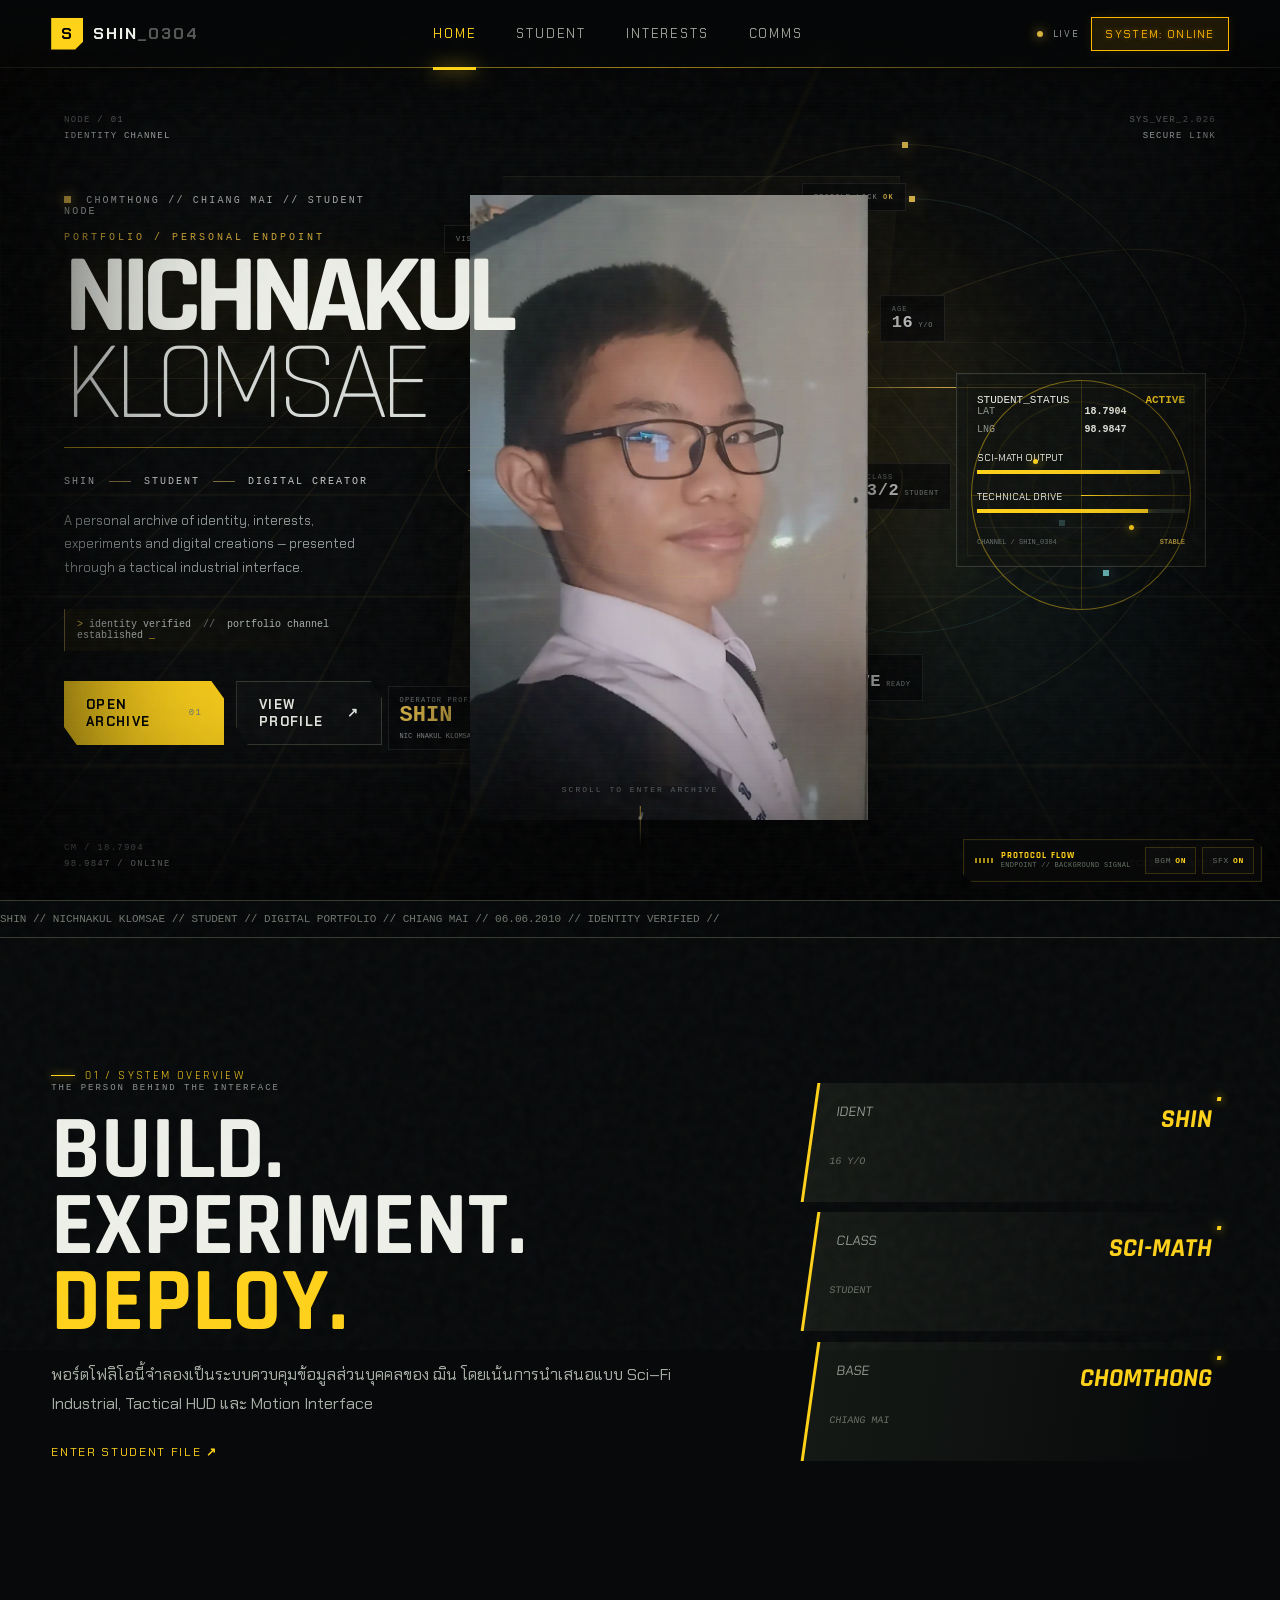
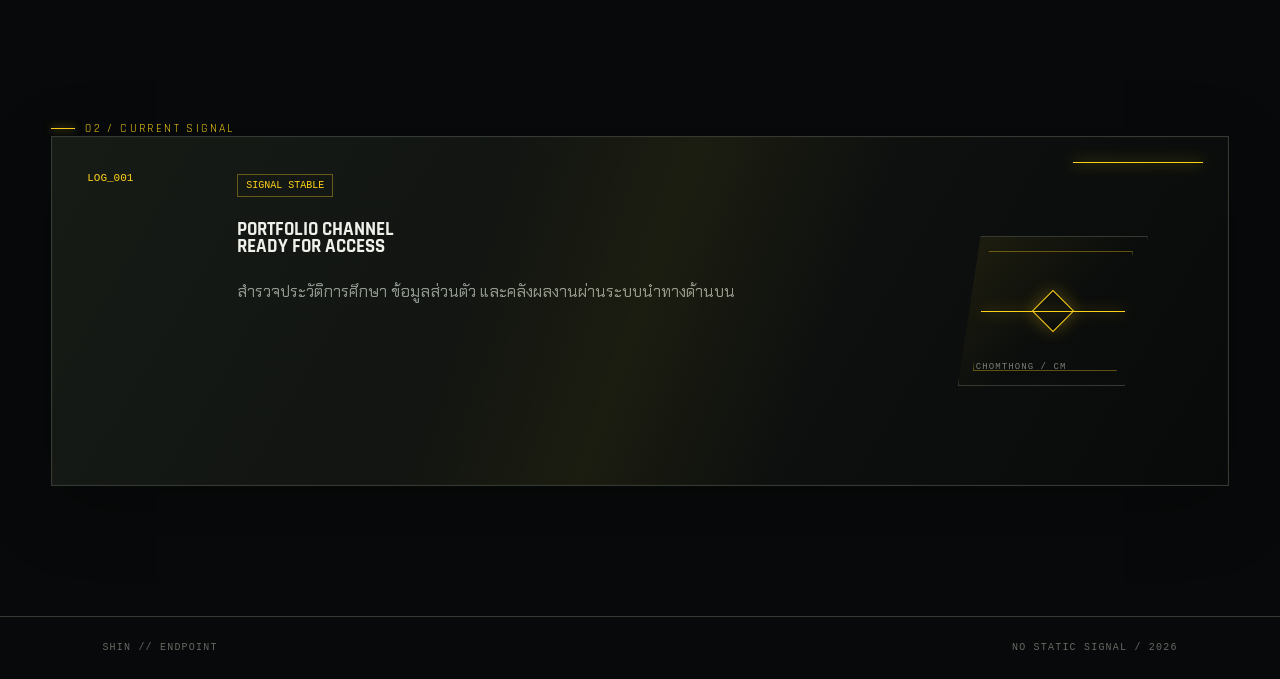
<file: index.html>
<!doctype html>
<html lang="th">
<head>
<meta charset="utf-8"><meta name="viewport" content="width=device-width,initial-scale=1">
<title>SHIN // ENDPOINT</title><link rel="stylesheet" href="assets/style.css">
</head>
<body class="home-page cinematic-home" data-page="home">
<div id="boot" class="boot"><div class="boot-grid"></div><div class="boot-core"><span class="boot-ring"></span><span class="boot-ring r2"></span><span class="boot-ring r3"></span></div><div class="boot-log" id="bootLog"></div><div class="boot-title">ENDPOINT // SHIN</div></div>
<div class="fx-noise"></div><div class="fx-scan"></div><div class="fx-vignette"></div><div class="cursor-aura"></div><div class="cursor-line"></div>
<header class="nav-shell cinematic-nav">
<a class="brand" href="index.html"><span class="brand-mark">S</span><span>SHIN<span class="dim">_0304</span></span></a>
<nav><a class="nav-link active" href="index.html">HOME</a><a class="nav-link" href="about.html">STUDENT</a><a class="nav-link" href="interests.html">INTERESTS</a><a class="nav-link" href="contact.html">COMMS</a></nav>
<div class="nav-right"><span class="nav-signal"><i></i> LIVE</span><button class="system-btn" id="modeBtn">SYSTEM: ONLINE</button></div>
</header>

<main>
<section class="hero cinematic-hero" id="hero">
  <div class="hero-world" aria-hidden="true"><div class="world-grid"></div><div class="world-glow"></div><div class="world-orbit orbit-a"></div><div class="world-orbit orbit-b"></div><div class="world-orbit orbit-c"></div><div class="world-scan"></div><div class="world-particles"></div></div>
  <div class="hero-corner hc-tl"><span>NODE / 01</span><b>IDENTITY CHANNEL</b></div><div class="hero-corner hc-tr"><span>SYS_VER_2.026</span><b>SECURE LINK</b></div><div class="hero-corner hc-bl"><span>CM / 18.7904</span><b>98.9847 / ONLINE</b></div><div class="hero-corner hc-br"><span>06.06.2010</span><b>ACCESS GRANTED</b></div>
  <div class="hero-copy cinematic-copy reveal">
    <div class="eyebrow"><span class="eyebrow-dot"></span> CHOMTHONG // CHIANG MAI // STUDENT NODE</div>
    <div class="hero-kicker">PORTFOLIO / PERSONAL ENDPOINT</div>
    <h1><span class="glitch-title scramble" data-text="NICHNAKUL">NICHNAKUL</span><br><em>KLOMSAE</em></h1>
    <div class="hero-role"><span>SHIN</span><i></i><span>STUDENT</span><i></i><span>DIGITAL CREATOR</span></div>
    <p class="hero-description">A personal archive of identity, interests, experiments and digital creations — presented through a tactical industrial interface.</p>
    <div class="terminal-line"><span>&gt;</span> identity verified <b>//</b> portfolio channel established <span class="typing-caret">_</span></div>
    <div class="cta-row"><a class="target-btn magnetic" href="projects.html"><span>OPEN ARCHIVE</span><i></i><b>01</b></a><a class="ghost-btn magnetic" href="about.html">VIEW PROFILE <b>↗</b></a></div>
  </div>

  <div class="character-stage" data-tilt>
    <div class="character-backdrop"></div><div class="character-rings"><i></i><i></i><i></i></div><div class="character-reticle"><span></span><span></span><span></span><span></span></div>
    <div class="character-image-wrap"><img src="images/profile.png" alt="รูปของฌิน"><div class="image-scan"></div><div class="image-glitch"></div></div>
    <div class="character-id"><small>OPERATOR PROFILE</small><strong>SHIN</strong><span>NIC HNAKUL KLOMSAE</span><i></i></div>
    <div class="character-stat cs-1"><small>AGE</small><strong>16</strong><span>Y/O</span></div>
    <div class="character-stat cs-2"><small>CLASS</small><strong>3/2</strong><span>STUDENT</span></div>
    <div class="character-stat cs-3"><small>STATUS</small><strong>ACTIVE</strong><span>READY</span></div>
    <div class="character-label cl-1">VISUAL NODE <b>01</b></div><div class="character-label cl-2">PROFILE LOCK <b>OK</b></div>
  </div>

  <div class="hero-panel cinematic-panel reveal" data-tilt>
    <div class="panel-top"><span>STUDENT_STATUS</span><b><i></i> ACTIVE</b></div>
    <div class="radar"><div class="radar-sweep"></div><div class="radar-dot d1"></div><div class="radar-dot d2"></div><div class="radar-ring"></div></div>
    <div class="readout"><span>LAT</span><strong>18.7904</strong><span>LNG</span><strong>98.9847</strong></div>
    <div class="meter"><label>SCI-MATH OUTPUT</label><span style="--v:88%"></span></div><div class="meter"><label>TECHNICAL DRIVE</label><span style="--v:82%"></span></div>
    <div class="panel-footer"><span>CHANNEL / SHIN_0304</span><b>STABLE</b></div>
  </div>
  <div class="scroll-prompt"><span>SCROLL TO ENTER ARCHIVE</span><i></i></div>
</section>

<section class="ticker"><div>SHIN // NICHNAKUL KLOMSAE // STUDENT // DIGITAL PORTFOLIO // CHIANG MAI // 06.06.2010 // IDENTITY VERIFIED // </div></section>

<section class="section intro cinematic-section"><div class="section-label">01 / SYSTEM OVERVIEW</div><div class="split"><div class="reveal"><div class="micro-title">THE PERSON BEHIND THE INTERFACE</div><h2>BUILD. EXPERIMENT.<br><span>DEPLOY.</span></h2><p>พอร์ตโฟลิโอนี้จำลองเป็นระบบควบคุมข้อมูลส่วนบุคคลของ ฌิน โดยเน้นการนำเสนอแบบ Sci‑Fi Industrial, Tactical HUD และ Motion Interface</p><a class="text-link" href="about.html">ENTER STUDENT FILE <b>↗</b></a></div><div class="data-stack reveal"><div class="data-chip"><small>IDENT</small><strong>SHIN</strong><span>16 Y/O</span></div><div class="data-chip"><small>CLASS</small><strong>SCI-MATH</strong><span>STUDENT</span></div><div class="data-chip"><small>BASE</small><strong>CHOMTHONG</strong><span>CHIANG MAI</span></div></div></div></section>
<section class="section feature"><div class="section-label">02 / CURRENT SIGNAL</div><div class="feature-card reveal" data-tilt><div class="feature-index">LOG_001</div><div><span class="status">SIGNAL STABLE</span><h3>PORTFOLIO CHANNEL<br>READY FOR ACCESS</h3><p>สำรวจประวัติการศึกษา ข้อมูลส่วนตัว และคลังผลงานผ่านระบบนำทางด้านบน</p></div><div class="feature-graphic"><div class="signal-block"><span></span><b>CHOMTHONG / CM</b></div></div></div></section>
</main><footer><span>SHIN // ENDPOINT</span><span>NO STATIC SIGNAL / 2026</span></footer>
<script src="assets/app.js"></script>
</body></html>
</file>
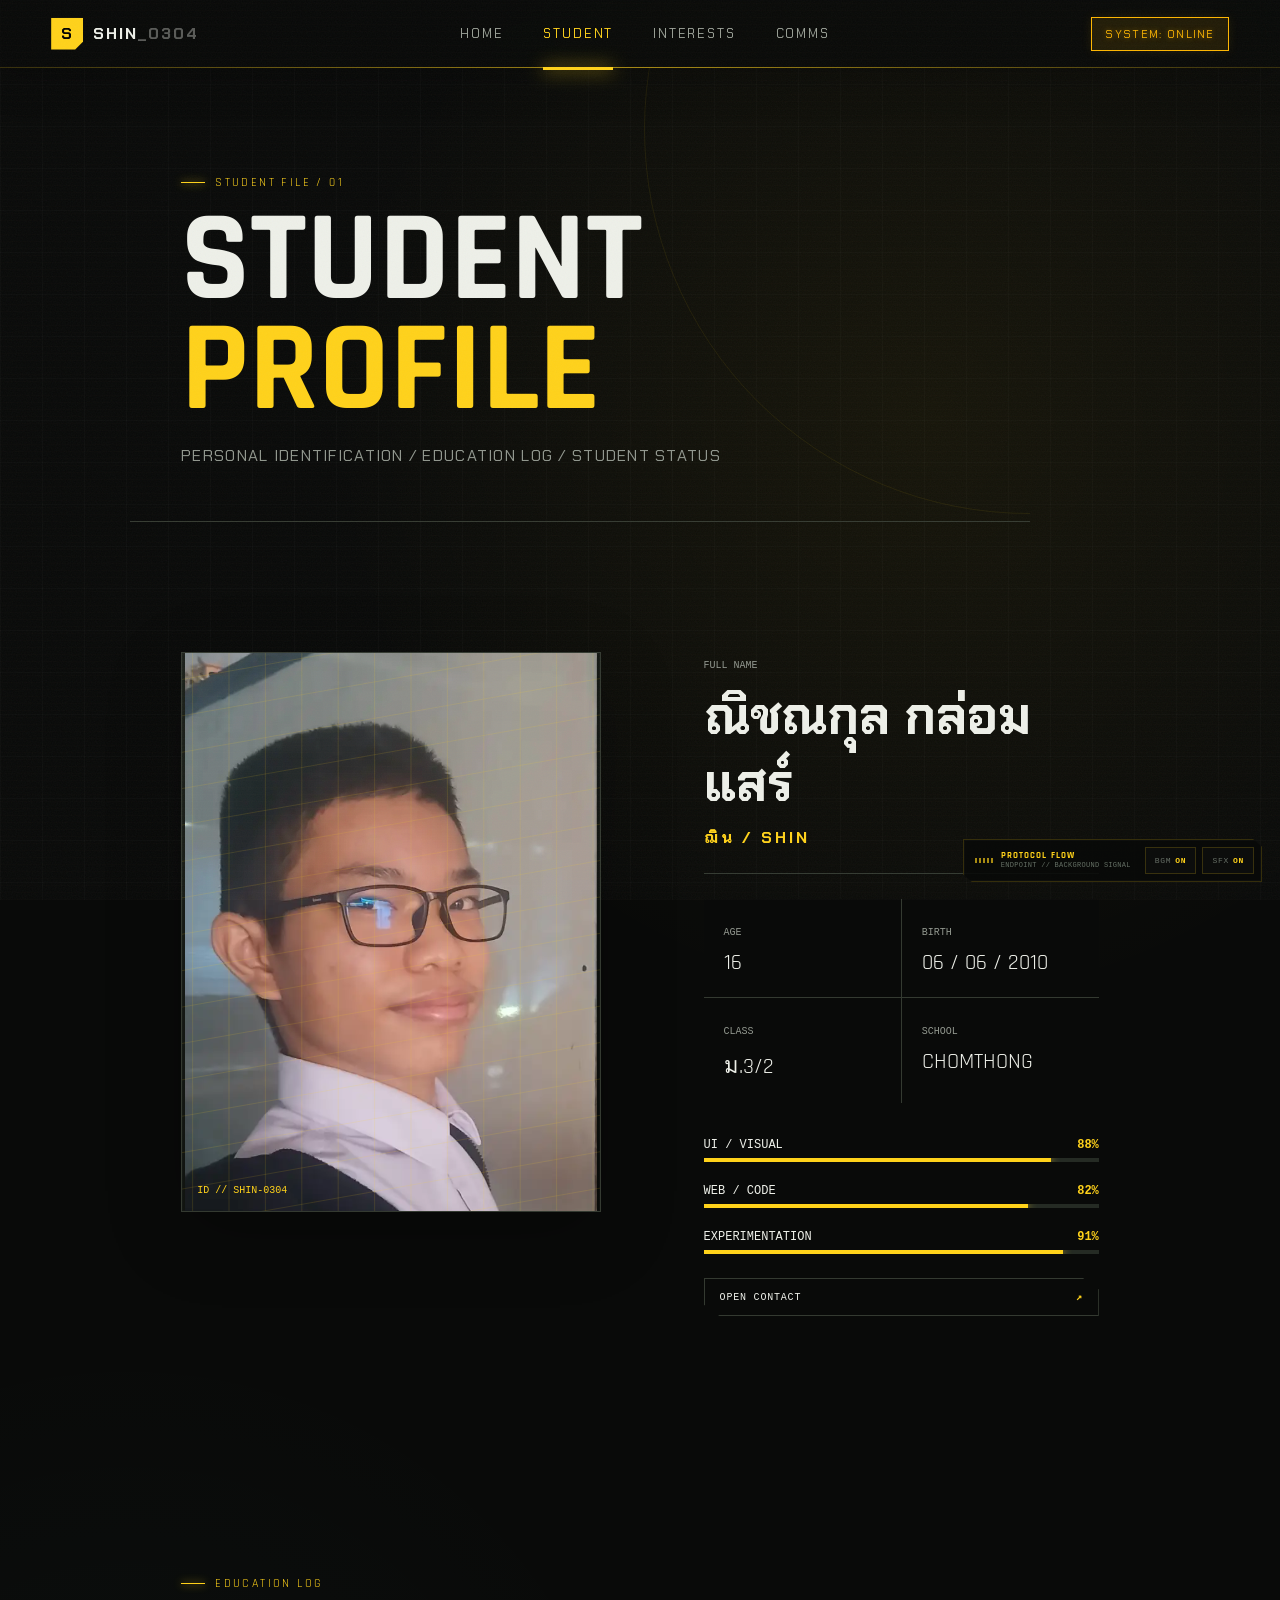
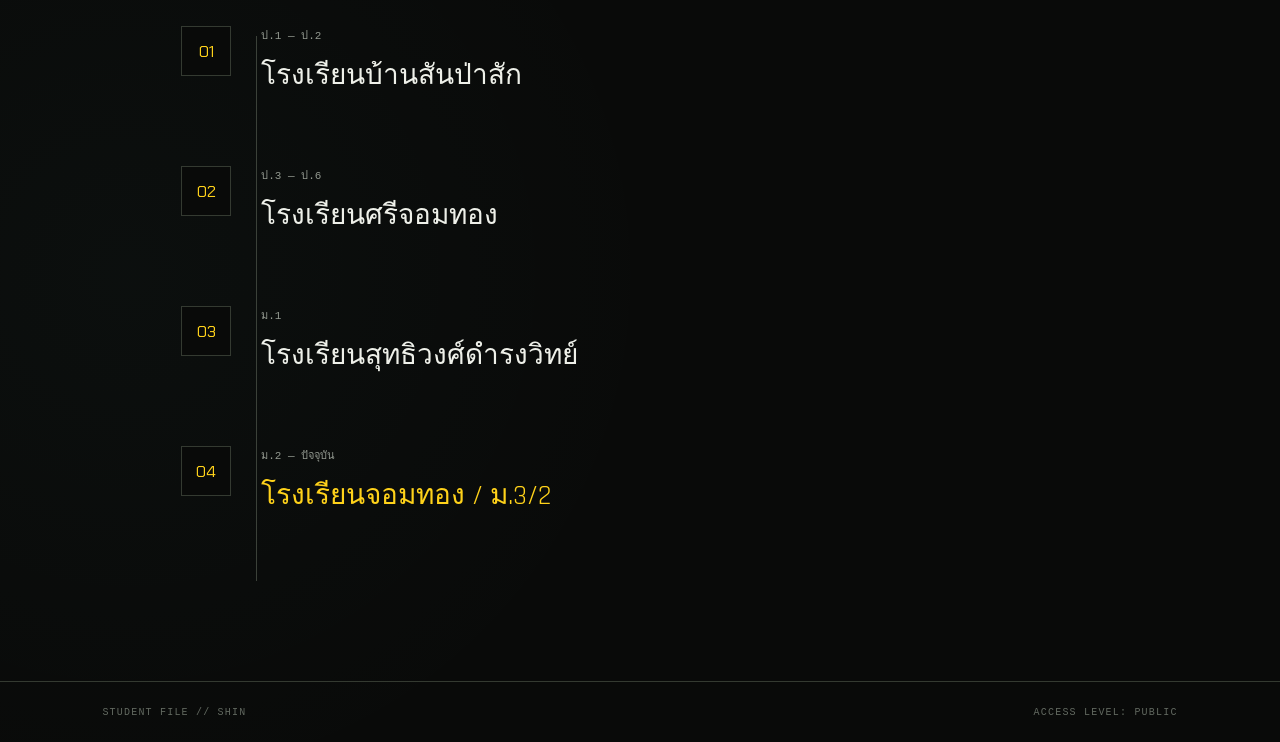
<file: about.html>
<!doctype html>
<html lang="th">
<head>
<meta charset="utf-8"><meta name="viewport" content="width=device-width,initial-scale=1">
<title>SHIN // STUDENT</title>
<link rel="stylesheet" href="assets/style.css">
</head>
<body class="about-page" data-page="about">
<div class="noise"></div>
<header class="nav-shell"><a class="brand" href="index.html"><span class="brand-mark">S</span><span>SHIN<span class="dim">_0304</span></span></a><nav><a class="nav-link" href="index.html">HOME</a><a class="nav-link active" href="about.html">STUDENT</a><a class="nav-link" href="interests.html">INTERESTS</a><a class="nav-link" href="contact.html">COMMS</a></nav><button class="system-btn" id="modeBtn">SYSTEM: ONLINE</button></header>

<main>
  <!-- เพิ่มกล่อง container เพื่อควบคุมแนวระยะเยื้องให้ตรงกัน -->
  <div class="container">
    
    <section class="page-hero">
      <div class="section-label">STUDENT FILE / 01</div>
      <h1 class="decrypt">STUDENT<br><span>PROFILE</span></h1>
      <p>PERSONAL IDENTIFICATION / EDUCATION LOG / STUDENT STATUS</p>
    </section>
    
    <section class="section profile-layout">
            <!-- ค้นหาโค้ดแถวนี้แล้วลบออก:
      <div class="portrait reveal"><div class="portrait-grid"></div><div class="portrait-initial">S</div><div class="portrait-tag">ID // SHIN-0304</div></div> 
      -->
      
      <!-- นำโค้ดชุดนี้ไปใส่แทนครับ -->
      <div class="portrait reveal">
          <div class="portrait-grid"></div>
          <!-- 1. ใส่แท็ก img ด้านล่างนี้ (เปลี่ยน path รูปใน src="...") -->
          <img src="images/profile.png" alt="Shin Profile" class="portrait-img">
          <div class="portrait-tag">ID // SHIN-0304</div>
      </div>

      <div class="profile-info reveal">
        <div class="nameplate"><small>FULL NAME</small><h2>ณิชณกุล กล่อมแสร์</h2><strong>ฌิน / SHIN</strong></div>
        <div class="stat-grid">
          <div><small>AGE</small><b>16</b></div><div><small>BIRTH</small><b>06 / 06 / 2010</b></div><div><small>CLASS</small><b>ม.3/2</b></div><div><small>SCHOOL</small><b>CHOMTHONG</b></div>
        </div>
        <div class="skill-list">
          <div class="skill"><span>UI / VISUAL</span><b>88%</b><i style="--v:88%"></i></div>
          <div class="skill"><span>WEB / CODE</span><b>82%</b><i style="--v:82%"></i></div>
          <div class="skill"><span>EXPERIMENTATION</span><b>91%</b><i style="--v:91%"></i></div>
        </div>
        <a class="profile-command" href="contact.html"><span>OPEN CONTACT</span><b>↗</b></a>
      </div>
    </section>
    
    <section class="section timeline">
      <div class="section-label">EDUCATION LOG</div>
      <div class="timeline-line"></div>
      <div class="edu reveal"><span>01</span><div><b>ป.1 — ป.2</b><strong>โรงเรียนบ้านสันป่าสัก</strong></div></div>
      <div class="edu reveal"><span>02</span><div><b>ป.3 — ป.6</b><strong>โรงเรียนศรีจอมทอง</strong></div></div>
      <div class="edu reveal"><span>03</span><div><b>ม.1</b><strong>โรงเรียนสุทธิวงศ์ดำรงวิทย์</strong></div></div>
      <div class="edu active reveal"><span>04</span><div><b>ม.2 — ปัจจุบัน</b><strong>โรงเรียนจอมทอง / ม.3/2</strong></div></div>
    </section>

  </div> <!-- ปิดกล่อง container -->
</main>

<footer><span>STUDENT FILE // SHIN</span><span>ACCESS LEVEL: PUBLIC</span></footer>
<script src="assets/app.js"></script>
</body>
</html>
</file>
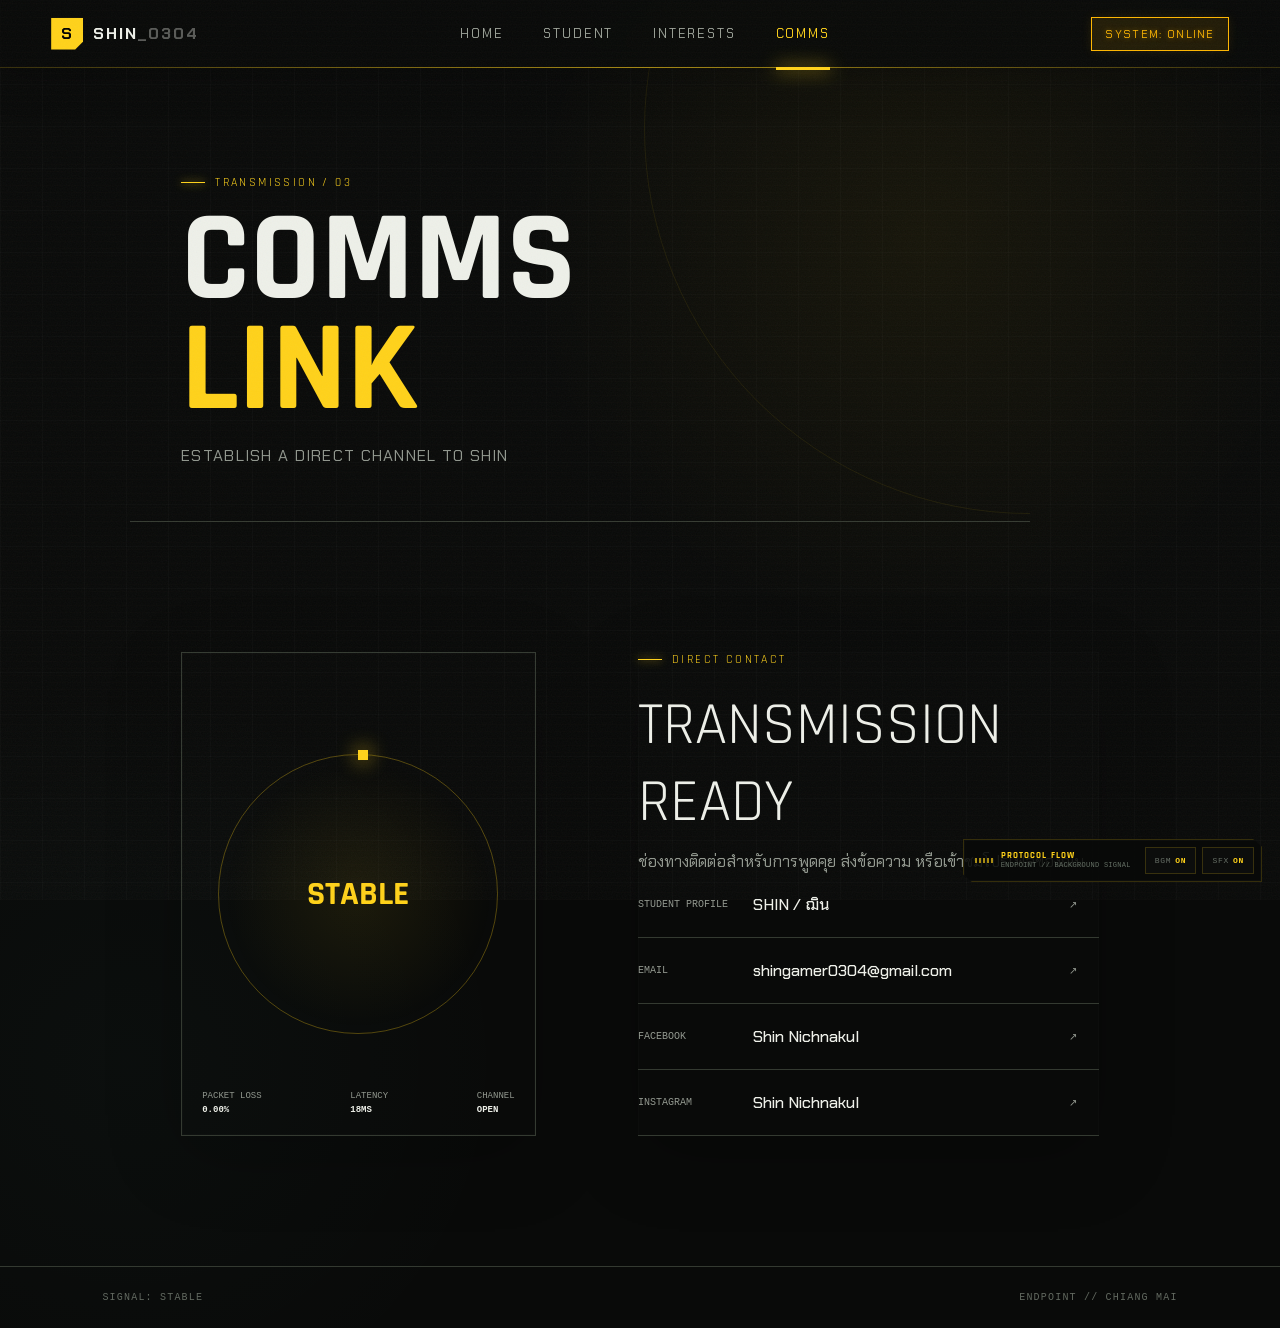
<file: contact.html>
<!doctype html>
<html lang="th">
<head>
<meta charset="utf-8"><meta name="viewport" content="width=device-width,initial-scale=1">
<title>SHIN // COMMS</title>
<link rel="stylesheet" href="assets/style.css">
</head>
<body class="contact-page" data-page="contact">
<div class="noise"></div>
<header class="nav-shell"><a class="brand" href="index.html"><span class="brand-mark">S</span><span>SHIN<span class="dim">_0304</span></span></a><nav><a class="nav-link" href="index.html">HOME</a><a class="nav-link" href="about.html">STUDENT</a><a class="nav-link" href="interests.html">INTERESTS</a><a class="nav-link active" href="contact.html">COMMS</a></nav><button class="system-btn" id="modeBtn">SYSTEM: ONLINE</button></header>

<main>
  <!-- เพิ่มกล่อง container เพื่อควบคุมแนวระยะเยื้องให้ตรงกัน -->
  <div class="container">
    
    <section class="page-hero">
      <div class="section-label">TRANSMISSION / 03</div>
      <h1 class="decrypt">COMMS<br><span>LINK</span></h1>
      <p>ESTABLISH A DIRECT CHANNEL TO SHIN</p>
    </section>
    
    <section class="section comms">
      <div class="signal-panel reveal"><div class="signal-orbit"></div><div class="signal-core">STABLE</div><div class="signal-readouts"><span>PACKET LOSS <b>0.00%</b></span><span>LATENCY <b>18MS</b></span><span>CHANNEL <b>OPEN</b></span></div></div>
      <div class="contact-panel reveal">
        <div class="section-label">DIRECT CONTACT</div>
        <h2>TRANSMISSION READY</h2>
        <p>ช่องทางติดต่อสำหรับการพูดคุย ส่งข้อความ หรือเข้าชมโปรไฟล์ของฌิน</p>
        <a class="contact-row" href="about.html"><span>STUDENT PROFILE</span><b>SHIN / ฌิน</b><i>↗</i></a>
        <a class="contact-row" href="mailto:shingamer0304@gmail.com"><span>EMAIL</span><b>shingamer0304@gmail.com</b><i>↗</i></a>
        <a class="contact-row" href="https://www.facebook.com/Wuwa.shin" target="_blank" rel="noopener noreferrer"><span>FACEBOOK</span><b>Shin Nichnakul</b><i>↗</i></a>
        <a class="contact-row" href="https://www.instagram.com/nichnakul/" target="_blank" rel="noopener noreferrer"><span>INSTAGRAM</span><b>Shin Nichnakul</b><i>↗</i></a>
      </div>
    </section>
    
  </div> <!-- ปิดกล่อง container -->
</main>

<footer><span>SIGNAL: STABLE</span><span>ENDPOINT // CHIANG MAI</span></footer>
<script src="assets/app.js"></script>
</body>
</html>
</file>
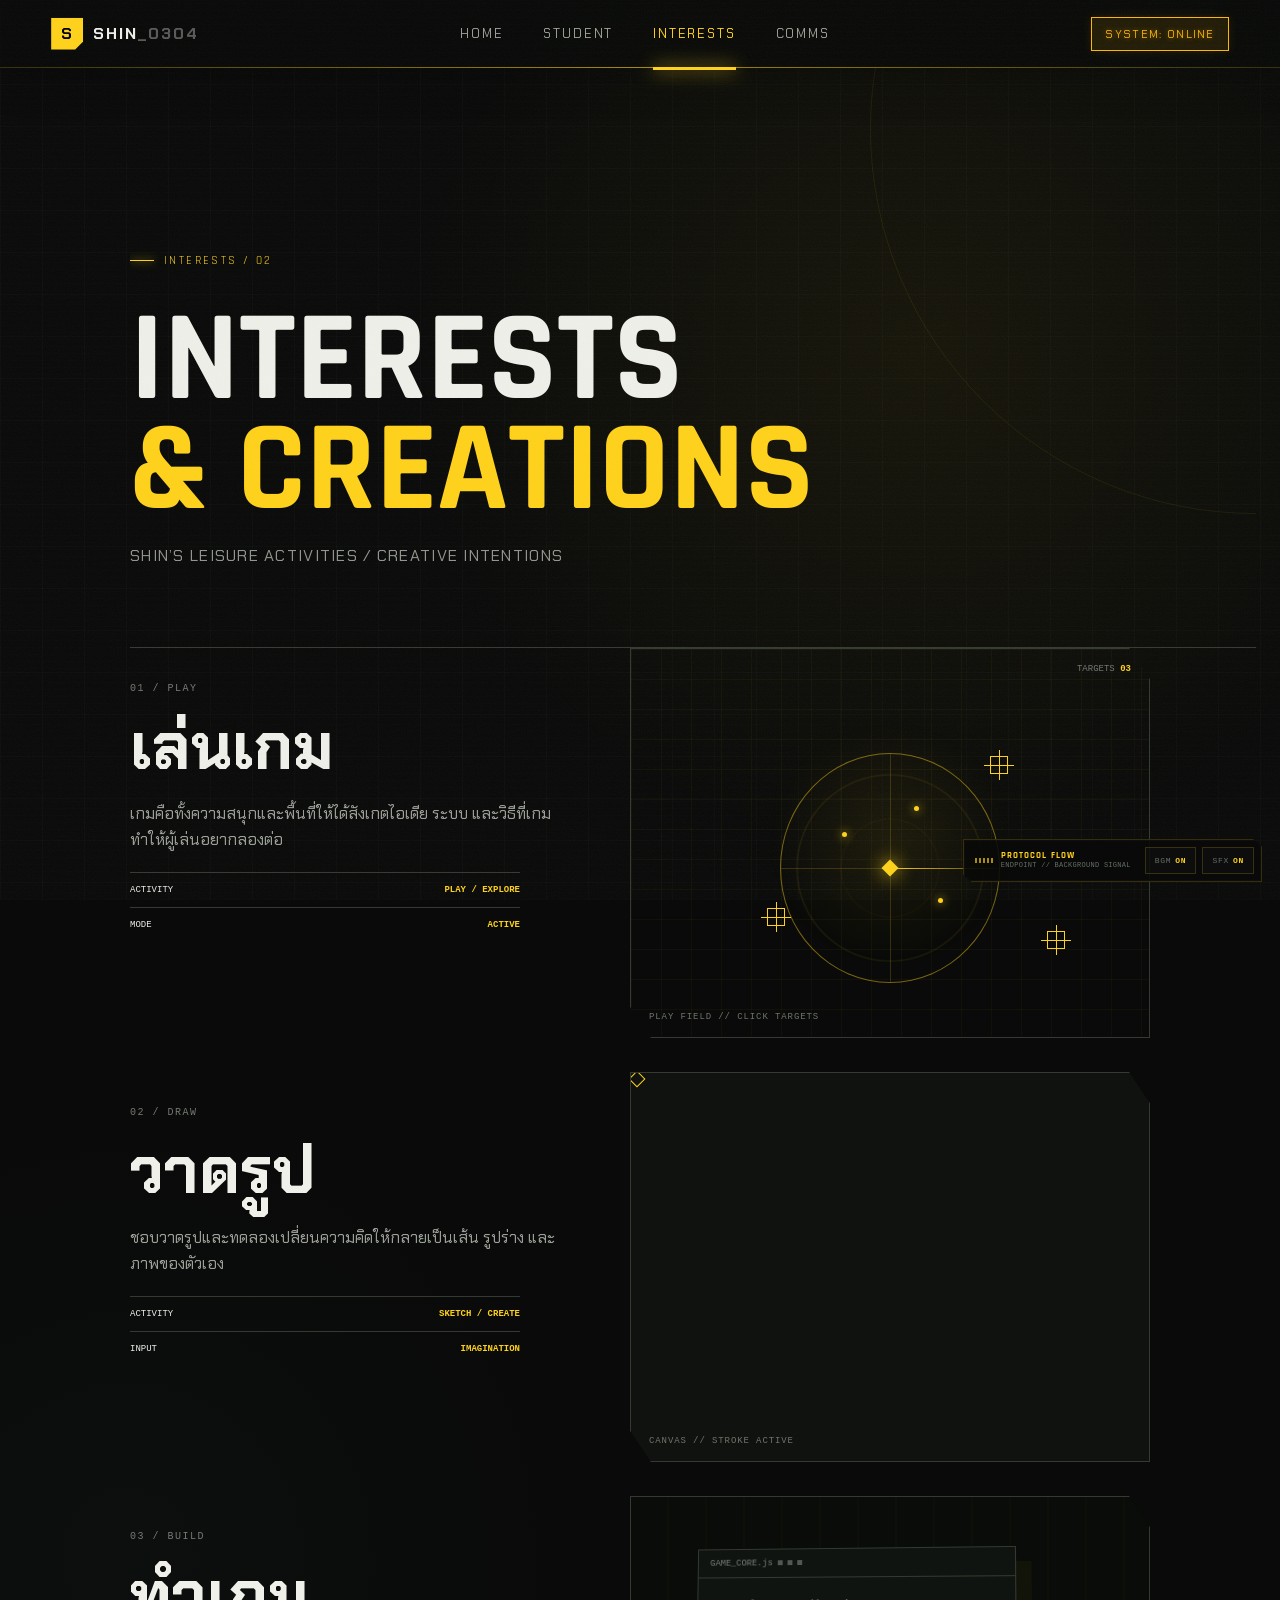
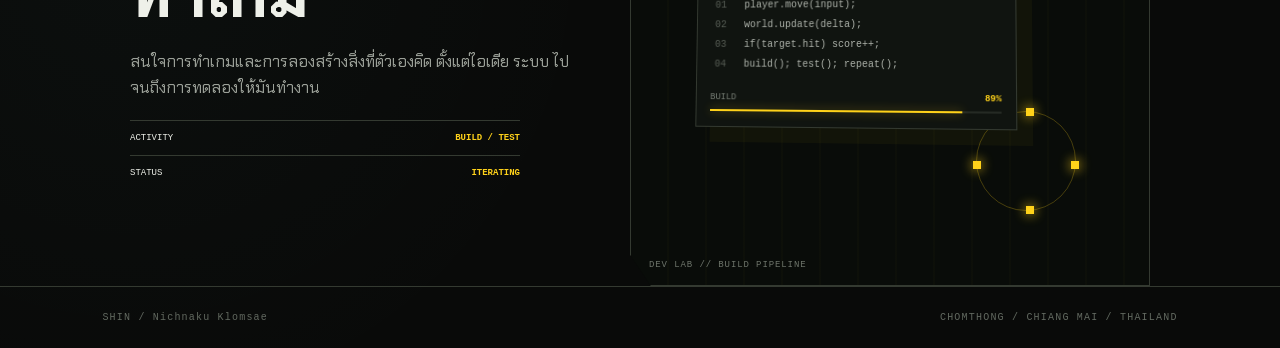
<file: interests.html>
<!doctype html>
<html lang="th">
<head>
<meta charset="utf-8"><meta name="viewport" content="width=device-width,initial-scale=1">
<title>SHIN // INTERESTS</title>
<link rel="stylesheet" href="assets/style.css">
</head>
<body class="interests-page" data-page="interests">
<div class="noise"></div>
<header class="nav-shell"><a class="brand" href="index.html"><span class="brand-mark">S</span><span>SHIN<span class="dim">_0304</span></span></a><nav><a class="nav-link" href="index.html">HOME</a><a class="nav-link" href="about.html">STUDENT</a><a class="nav-link active" href="interests.html">INTERESTS</a><a class="nav-link" href="contact.html">COMMS</a></nav><button class="system-btn" id="modeBtn">SYSTEM: ONLINE</button></header>

<main>
  <!-- เพิ่มกล่อง container ตรงนี้เพื่อบีบแนวเนื้อหาทั้งหมดให้ตรงกัน -->
  <div class="container">
    
    <section class="page-hero">
      <div class="section-label">INTERESTS / 02</div>
      <h1 class="decrypt">INTERESTS <br><span>& CREATIONS</span></h1>
      <p>SHIN’S LEISURE ACTIVITIES / CREATIVE INTENTIONS</p>
    </section>

    <section class="interest-module game-module reveal">
      <div class="module-copy">
        <div class="module-index">01 / PLAY</div>
        <h2>เล่นเกม</h2>
        <p>เกมคือทั้งความสนุกและพื้นที่ให้ได้สังเกตไอเดีย ระบบ และวิธีที่เกมทำให้ผู้เล่นอยากลองต่อ</p>
        <div class="data-line"><span>ACTIVITY</span><b>PLAY / EXPLORE</b></div>
        <div class="data-line"><span>MODE</span><b>ACTIVE</b></div>
      </div>
      <div class="module-visual game-visual" data-module="game">
        <div class="radar"><span class="radar-sweep"></span><i class="radar-dot d1"></i><i class="radar-dot d2"></i><i class="radar-dot d3"></i><div class="radar-core"></div></div>
        <div class="game-hud">TARGETS <b id="gameTargets">03</b></div>
        <button class="game-target-dot" style="--x:71%;--y:30%" aria-label="target 1"></button>
        <button class="game-target-dot" style="--x:28%;--y:69%" aria-label="target 2"></button>
        <button class="game-target-dot" style="--x:82%;--y:75%" aria-label="target 3"></button>
        <div class="module-label">PLAY FIELD // CLICK TARGETS</div>
      </div>
    </section>

    <section class="interest-module draw-module reveal">
      <div class="module-copy">
        <div class="module-index">02 / DRAW</div>
        <h2>วาดรูป</h2>
        <p>ชอบวาดรูปและทดลองเปลี่ยนความคิดให้กลายเป็นเส้น รูปร่าง และภาพของตัวเอง</p>
        <div class="data-line"><span>ACTIVITY</span><b>SKETCH / CREATE</b></div>
        <div class="data-line"><span>INPUT</span><b>IMAGINATION</b></div>
      </div>
      <div class="module-visual draw-visual" data-module="draw">
        <svg viewBox="0 0 520 320" role="img" aria-label="animated sketch">
          <path class="sketch-path p1" d="M40 250 C80 80,170 80,220 230 S350 270,470 70"/>
          <path class="sketch-path p2" d="M90 230 L150 110 L210 230 M120 190 L185 190"/>
          <path class="sketch-path p3" d="M300 230 C300 160 390 140 420 200 C450 260 350 280 330 215"/>
        </svg>
        <div class="pencil-cursor"></div><div class="draw-grid"></div>
        <div class="module-label">CANVAS // STROKE ACTIVE</div>
      </div>
    </section>

    <section class="interest-module dev-module reveal">
      <div class="module-copy">
        <div class="module-index">03 / BUILD</div>
        <h2>ทำเกม</h2>
        <p>สนใจการทำเกมและการลองสร้างสิ่งที่ตัวเองคิด ตั้งแต่ไอเดีย ระบบ ไปจนถึงการทดลองให้มันทำงาน</p>
        <div class="data-line"><span>ACTIVITY</span><b>BUILD / TEST</b></div>
        <div class="data-line"><span>STATUS</span><b>ITERATING</b></div>
      </div>
      <div class="module-visual dev-visual" data-module="dev">
        <div class="code-rain" aria-hidden="true"></div>
        <div class="dev-window">
          <div class="dev-head"><span>GAME_CORE.js</span><i></i><i></i><i></i></div>
          <pre><span>01</span> player.move(input);<br><span>02</span> world.update(delta);<br><span>03</span> if(target.hit) score++;<br><span>04</span> build(); test(); repeat();</pre>
          <div class="compile">BUILD <b id="buildPct">87%</b><i><em></em></i></div>
        </div>
        <div class="pixel-orbit"><i></i><i></i><i></i><i></i></div>
        <div class="module-label">DEV LAB // BUILD PIPELINE</div>
      </div>
    </section>
    
  </div> <!-- ปิดกล่อง container ตรงนี้ -->
</main>

<footer class="site-footer"><span>SHIN / Nichnaku Klomsae</span><span>CHOMTHONG / CHIANG MAI / THAILAND</span></footer>
<script src="assets/app.js"></script>
<script>
(function(){
 const targets=[...document.querySelectorAll('.game-target-dot')], out=document.getElementById('gameTargets');
 targets.forEach(t=>t.addEventListener('click',()=>{t.classList.add('hit');let n=document.querySelectorAll('.game-target-dot:not(.hit)').length;out.textContent=String(n).padStart(2,'0');}));
 const build=document.getElementById('buildPct'); if(build){let n=87;setInterval(()=>{n=n>=99?76:n+1;build.textContent=n+'%'},700)}
})();
</script>
</body></html>
</file>
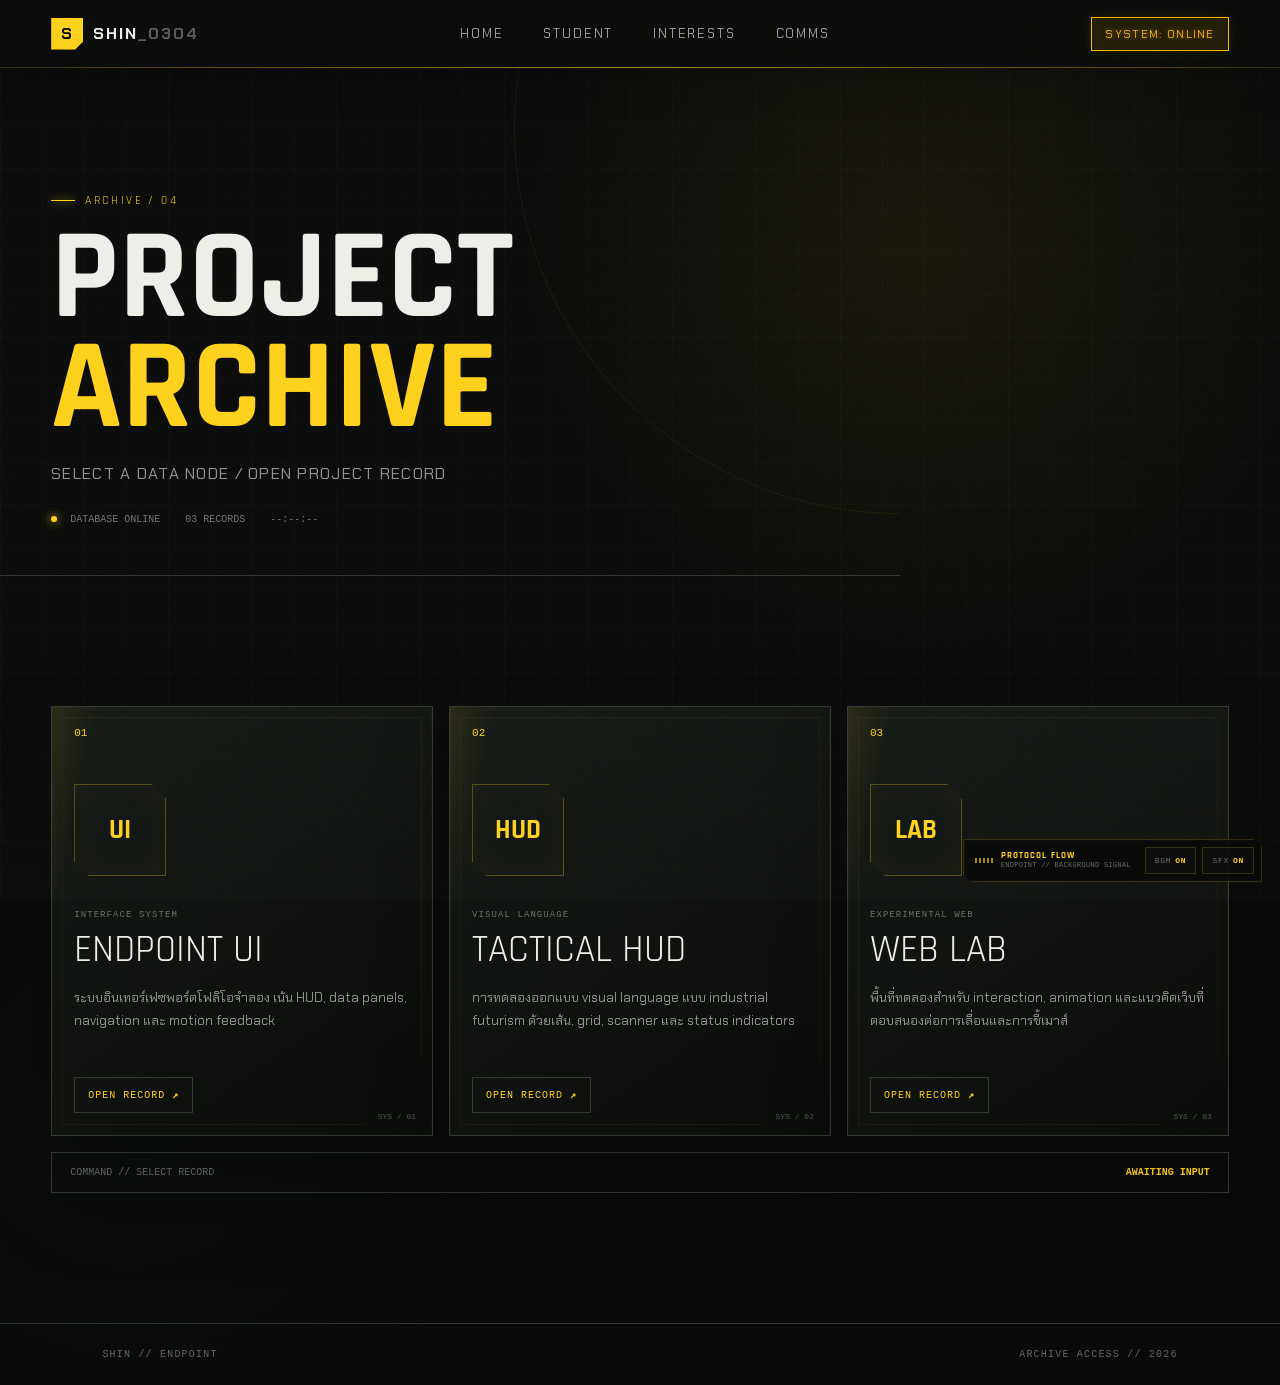
<file: projects.html>
<!doctype html>
<html lang="th">
<head>
<meta charset="utf-8"><meta name="viewport" content="width=device-width,initial-scale=1">
<title>SHIN // ARCHIVE</title>
<link rel="stylesheet" href="assets/style.css">
</head>
<body class="projects-page" data-page="projects">
<div class="noise"></div><div class="vfx-scan"></div>
<header class="nav-shell">
<a class="brand" href="index.html"><span class="brand-mark">S</span><span>SHIN<span class="dim">_0304</span></span></a>
<nav><a class="nav-link" href="index.html">HOME</a><a class="nav-link" href="about.html">STUDENT</a><a class="nav-link" href="interests.html">INTERESTS</a><a class="nav-link" href="contact.html">COMMS</a></nav>
<button class="system-btn" id="modeBtn">SYSTEM: ONLINE</button>
</header>
<main>
<section class="page-hero archive-hero">
<div class="section-label">ARCHIVE / 04</div>
<h1 class="decrypt">PROJECT<br><span>ARCHIVE</span></h1>
<p>SELECT A DATA NODE / OPEN PROJECT RECORD</p>
<div class="archive-status"><span><i></i> DATABASE ONLINE</span><span>03 RECORDS</span><span id="archiveClock">--:--:--</span></div>
</section>
<section class="section archive-section">
<div class="archive-grid">
<article class="archive-card reveal" data-project="01"><div class="card-no">01</div><div class="card-scan"></div><div class="card-icon">UI</div><div class="card-body"><span>INTERFACE SYSTEM</span><h2>ENDPOINT UI</h2><p>ระบบอินเทอร์เฟซพอร์ตโฟลิโอจำลอง เน้น HUD, data panels, navigation และ motion feedback</p><button class="archive-open">OPEN RECORD <b>↗</b></button></div><div class="card-corner">SYS / 01</div></article>
<article class="archive-card reveal" data-project="02"><div class="card-no">02</div><div class="card-scan"></div><div class="card-icon">HUD</div><div class="card-body"><span>VISUAL LANGUAGE</span><h2>TACTICAL HUD</h2><p>การทดลองออกแบบ visual language แบบ industrial futurism ด้วยเส้น, grid, scanner และ status indicators</p><button class="archive-open">OPEN RECORD <b>↗</b></button></div><div class="card-corner">SYS / 02</div></article>
<article class="archive-card reveal" data-project="03"><div class="card-no">03</div><div class="card-scan"></div><div class="card-icon">LAB</div><div class="card-body"><span>EXPERIMENTAL WEB</span><h2>WEB LAB</h2><p>พื้นที่ทดลองสำหรับ interaction, animation และแนวคิดเว็บที่ตอบสนองต่อการเลื่อนและการชี้เมาส์</p><button class="archive-open">OPEN RECORD <b>↗</b></button></div><div class="card-corner">SYS / 03</div></article>
</div>
<div class="archive-console reveal"><span>COMMAND // SELECT RECORD</span><b id="archiveHint">AWAITING INPUT</b></div>
</section>
</main>
<footer><span>SHIN // ENDPOINT</span><span>ARCHIVE ACCESS // 2026</span></footer>
<div class="modal" id="projectModal"><div class="modal-box"><button class="modal-close" id="closeModal">×</button><div class="section-label">PROJECT RECORD</div><div class="modal-code" id="modalCode">REC_01</div><h2 id="modalTitle">ENDPOINT UI</h2><p id="modalText"></p><div class="modal-meta"><span>STATUS <b>ONLINE</b></span><span>CHANNEL <b>PORTFOLIO</b></span></div></div></div>
<script src="assets/app.js"></script>
</body></html>
</file>
<file: assets/style.css>
@import url('https://fonts.googleapis.com/css2?family=Chakra+Petch:wght@400;500;600;700&family=Rajdhani:wght@400;500;600;700&display=swap');
:root{--yellow:#ffd21a;--black:#090a09;--dark:#111411;--panel:#151915;--line:#343a31;--white:#eef0e9;--muted:#92988f;--red:#ff3d32;--cyan:#79e5df}
*{box-sizing:border-box}html{scroll-behavior:smooth}body{margin:0;background:var(--black);color:var(--white);font-family:'Chakra Petch',sans-serif;overflow-x:hidden;cursor:crosshair}body:before{content:"";position:fixed;inset:0;background:linear-gradient(rgba(255,255,255,.018) 1px,transparent 1px),linear-gradient(90deg,rgba(255,255,255,.018) 1px,transparent 1px);background-size:42px 42px;pointer-events:none;z-index:-3}.noise{position:fixed;inset:0;pointer-events:none;z-index:30;opacity:.06;background-image:url("data:image/svg+xml,%3Csvg xmlns='http://www.w3.org/2000/svg' width='120' height='120'%3E%3Cfilter id='n'%3E%3CfeTurbulence type='fractalNoise' baseFrequency='.8' numOctaves='4' stitchTiles='stitch'/%3E%3C/filter%3E%3Crect width='100%25' height='100%25' filter='url(%23n)' opacity='.7'/%3E%3C/svg%3E")}.nav-shell{position:fixed;top:0;left:0;right:0;height:74px;z-index:20;display:flex;align-items:center;justify-content:space-between;padding:0 4vw;background:rgba(9,10,9,.82);backdrop-filter:blur(12px);border-bottom:1px solid var(--line)}.brand{color:var(--white);text-decoration:none;display:flex;align-items:center;gap:10px;font-weight:700;letter-spacing:.12em}.brand-mark{display:grid;place-items:center;width:32px;height:32px;background:var(--yellow);color:#000;clip-path:polygon(0 0,100% 0,100% 75%,75% 100%,0 100%)}.dim{opacity:.35}nav{display:flex;gap:4px}.nav-link{color:#9ca298;text-decoration:none;font-size:13px;letter-spacing:.14em;padding:28px 18px;position:relative;transition:.25s}.nav-link:hover,.nav-link.active{color:var(--yellow)}.nav-link.active:after{content:"";position:absolute;left:18px;right:18px;bottom:0;height:3px;background:var(--yellow);box-shadow:0 0 18px var(--yellow)}button{font:inherit}.system-btn{border:1px solid var(--line);background:transparent;color:var(--yellow);padding:9px 13px;font-size:11px;letter-spacing:.12em;cursor:pointer}.system-btn:hover{background:var(--yellow);color:#000}.section{padding:130px 8vw;position:relative}.hero{min-height:100vh;padding-top:150px;display:flex;align-items:center;justify-content:space-between;gap:6vw;overflow:hidden}.hero-bg{position:absolute;inset:0;z-index:-1;overflow:hidden}.grid-floor{position:absolute;left:-20%;right:-20%;bottom:-18%;height:58%;background:linear-gradient(rgba(255,210,26,.16) 1px,transparent 1px),linear-gradient(90deg,rgba(255,210,26,.16) 1px,transparent 1px);background-size:55px 55px;transform:perspective(450px) rotateX(62deg);animation:gridMove 8s linear infinite}.scan-beam{position:absolute;top:0;bottom:0;width:2px;background:var(--yellow);box-shadow:0 0 35px var(--yellow);opacity:.35;animation:scan 7s linear infinite}.orbit{position:absolute;border:1px solid rgba(255,210,26,.16);border-radius:50%;width:55vw;height:55vw;right:-20vw;top:5vh;animation:spin 28s linear infinite}.o2{width:32vw;height:32vw;right:-5vw;top:22vh;border-color:rgba(121,229,223,.12);animation-direction:reverse;animation-duration:19s}.hero-copy{max-width:780px}.eyebrow,.section-label{font-family:'Rajdhani',sans-serif;letter-spacing:.2em;color:var(--yellow);font-size:12px}.hero h1{font-family:'Rajdhani',sans-serif;font-size:clamp(70px,11vw,170px);line-height:.78;margin:24px 0;font-weight:700;letter-spacing:-.04em}.hero h1 em{font-style:normal;color:var(--yellow);text-shadow:0 0 35px rgba(255,210,26,.2)}.lead{font-size:17px;letter-spacing:.12em}.terminal-line{font:13px monospace;color:#9da69b;border-left:2px solid var(--yellow);padding:10px 14px;margin:30px 0}.terminal-line span{color:var(--yellow)}.cta-row{display:flex;gap:12px}.target-btn,.ghost-btn{display:inline-flex;text-decoration:none;align-items:center;gap:15px;padding:14px 22px;font-weight:700;letter-spacing:.1em;font-size:13px;transition:.25s;clip-path:polygon(0 0,92% 0,100% 28%,100% 100%,8% 100%,0 72%)}.target-btn{background:var(--yellow);color:#000}.target-btn:hover{transform:translateY(-4px);box-shadow:0 12px 30px rgba(255,210,26,.2)}.ghost-btn{border:1px solid var(--line);color:var(--white);background:rgba(255,255,255,.02)}.ghost-btn:hover{border-color:var(--yellow);color:var(--yellow)}.hero-panel{width:300px;border:1px solid var(--line);padding:20px;background:rgba(15,18,15,.76);transform:skewY(-2deg);position:relative}.panel-top{display:flex;justify-content:space-between;font:11px monospace}.panel-top b{color:var(--yellow)}.radar{height:220px;margin:25px auto;max-width:220px;border:1px solid #384036;border-radius:50%;position:relative;background:radial-gradient(circle,transparent 0 18%,rgba(255,210,26,.05) 19% 20%,transparent 21% 38%,rgba(255,210,26,.05) 39% 40%,transparent 41%),linear-gradient(0deg,transparent 49.5%,#384036 50%,transparent 50.5%),linear-gradient(90deg,transparent 49.5%,#384036 50%,transparent 50.5%);overflow:hidden}.radar-sweep{position:absolute;inset:0;background:conic-gradient(from 0deg,transparent 0 80%,rgba(255,210,26,.5) 100%);animation:spin 2.6s linear infinite}.radar-dot{position:absolute;width:5px;height:5px;background:var(--yellow);box-shadow:0 0 12px var(--yellow)}.d1{left:31%;top:35%}.d2{right:25%;bottom:28%}.readout{display:grid;grid-template-columns:1fr 1fr;gap:7px;font:10px monospace;color:var(--muted)}.readout strong{color:var(--white)}.meter{margin-top:16px;font-size:10px}.meter span,.skill i{display:block;height:4px;background:#252b24;margin-top:6px;position:relative;overflow:hidden}.meter span:after,.skill i:after{content:"";position:absolute;inset:0;width:var(--v);background:var(--yellow);box-shadow:0 0 10px var(--yellow)}.ticker{overflow:hidden;border-block:1px solid var(--line);white-space:nowrap;padding:12px 0;color:#70776e;font:11px monospace}.ticker div{display:inline-block;animation:ticker 25s linear infinite}.intro h2{font-family:Rajdhani;font-size:clamp(48px,7vw,90px);line-height:.85;margin:20px 0}.intro h2 span{color:var(--yellow)}.intro p{max-width:620px;color:#a7ada4;line-height:1.8}.split{display:grid;grid-template-columns:1.5fr 1fr;gap:10vw}.text-link{color:var(--yellow);text-decoration:none;display:inline-block;margin-top:25px;font-size:12px;letter-spacing:.14em}.data-stack{display:grid;gap:10px}.data-chip{padding:20px;border-left:3px solid var(--yellow);background:linear-gradient(90deg,#151915,transparent);display:grid;grid-template-columns:1fr auto;gap:5px;transform:skewX(-8deg);transition:.3s}.data-chip:hover{transform:skewX(-8deg) translateX(10px);background:#1c211c}.data-chip small{color:var(--muted)}.data-chip strong{color:var(--yellow);font-family:Rajdhani;font-size:26px}.data-chip span{grid-column:1/-1;font:10px monospace;color:#697066}.feature-card{min-height:350px;border:1px solid var(--line);background:linear-gradient(120deg,#171b16,rgba(10,12,10,.4));display:grid;grid-template-columns:120px 1fr 280px;gap:30px;padding:35px;position:relative;overflow:hidden}.feature-card:before{content:"";position:absolute;inset:0;background:linear-gradient(110deg,transparent 35%,rgba(255,210,26,.05),transparent 65%);animation:sweep 5s linear infinite}.feature-index{font:11px monospace;color:var(--yellow)}.status{font:10px monospace;color:var(--yellow);border:1px solid #665b16;padding:5px 8px;display:inline-block}.feature-card h3{font:clamp(35px,5vw,68px);font-family:Rajdhani;line-height:.9;margin:25px 0}.feature-card p{color:var(--muted);max-width:500px}.feature-graphic{display:grid;place-items:center}.cube{width:130px;height:130px;position:relative;transform-style:preserve-3d;animation:cube 9s linear infinite}.cube i{position:absolute;inset:0;border:2px solid var(--yellow);background:rgba(255,210,26,.025)}.cube i:nth-child(1){transform:translateZ(65px)}.cube i:nth-child(2){transform:rotateY(90deg) translateZ(65px)}.cube i:nth-child(3){transform:rotateY(180deg) translateZ(65px)}.cube i:nth-child(4){transform:rotateY(-90deg) translateZ(65px)}footer{padding:25px 8vw;border-top:1px solid var(--line);display:flex;justify-content:space-between;color:#626960;font:10px monospace;letter-spacing:.12em}.page-hero{min-height:58vh;padding:180px 8vw 90px;display:flex;flex-direction:column;justify-content:end;border-bottom:1px solid var(--line);position:relative;overflow:hidden}.page-hero:after{content:"";position:absolute;width:60vw;height:60vw;border:1px solid rgba(255,210,26,.08);border-radius:50%;right:-30vw;top:-20vw;animation:spin 40s linear infinite}.page-hero h1{font:700 clamp(65px,11vw,150px)/.78 Rajdhani;margin:25px 0}.page-hero h1 span{color:var(--yellow)}.page-hero p{color:var(--muted);letter-spacing:.08em}.profile-layout{display:grid;grid-template-columns:420px 1fr;gap:8vw;align-items:start}.portrait{height:560px;background:linear-gradient(135deg,#1b201a,#090b09);border:1px solid var(--line);position:relative;overflow:hidden;display:grid;place-items:center}.portrait-grid{position:absolute;inset:0;background:linear-gradient(rgba(255,210,26,.12) 1px,transparent 1px),linear-gradient(90deg,rgba(255,210,26,.12) 1px,transparent 1px);background-size:28px 28px;transform:skewY(-10deg) scale(1.3);animation:gridMove 10s linear infinite}.portrait-initial{font:700 260px Rajdhani;color:transparent;-webkit-text-stroke:2px var(--yellow);text-shadow:0 0 30px rgba(255,210,26,.18);z-index:1}.portrait-tag{position:absolute;bottom:15px;left:15px;font:10px monospace;color:var(--yellow)}.nameplate{border-bottom:1px solid var(--line);padding-bottom:25px}.nameplate small,.stat-grid small{color:var(--muted);font:10px monospace}.nameplate h2{font-size:clamp(30px,4vw,54px);margin:10px 0}.nameplate strong{color:var(--yellow);letter-spacing:.2em}.stat-grid{display:grid;grid-template-columns:1fr 1fr;gap:1px;background:var(--line);margin:25px 0}.stat-grid div{background:var(--black);padding:20px}.stat-grid b{display:block;margin-top:9px;font:22px Rajdhani}.skill-list{display:grid;gap:22px;margin-top:35px}.skill{font:12px monospace}.skill b{float:right;color:var(--yellow)}.timeline{position:relative}.timeline-line{position:absolute;left:calc(8vw + 24px);top:190px;bottom:100px;border-left:1px solid #3b4139}.edu{display:grid;grid-template-columns:50px 1fr;gap:30px;padding:35px 0 35px 0;margin-left:0;position:relative}.edu>span{width:50px;height:50px;border:1px solid var(--line);display:grid;place-items:center;color:var(--yellow);background:var(--black);z-index:1}.edu b{display:block;color:var(--muted);font:11px monospace;margin-bottom:8px}.edu strong{font:28px Rajdhani}.edu.active strong{color:var(--yellow)}.archive-head,.project{display:grid;grid-template-columns:90px 1fr 1fr 140px 30px;align-items:center;gap:20px}.archive-head{padding:15px 20px;color:#666d63;font:10px monospace}.project{padding:30px 20px;border-block:1px solid var(--line);position:relative;transition:.3s;cursor:pointer;overflow:hidden}.project:before{content:"";position:absolute;left:-100%;top:0;width:60%;height:100%;background:linear-gradient(90deg,transparent,rgba(255,210,26,.1),transparent);transition:.5s}.project:hover{background:#151915;transform:translateX(12px)}.project:hover:before{left:120%}.project>span,.project p{font:10px monospace;color:var(--muted)}.project h2{font:32px Rajdhani;margin:0}.project b{font:10px monospace;color:var(--yellow)}.project i{color:var(--yellow);font-style:normal}.tech-tree{min-height:600px}.tree{height:360px;position:relative;margin:30px auto;max-width:800px}.node{position:absolute;width:100px;height:100px;border:1px solid var(--line);background:#111511;color:var(--muted);clip-path:polygon(0 12%,12% 0,88% 0,100% 12%,100% 88%,88% 100%,12% 100%,0 88%);cursor:pointer;transition:.3s;z-index:2}.node:hover,.node.active{border-color:var(--yellow);color:var(--yellow);box-shadow:0 0 35px rgba(255,210,26,.15);transform:scale(1.08)}.node:nth-child(1){left:10%;top:35%}.node:nth-child(2){left:37%;top:10%}.node:nth-child(3){left:65%;top:35%}.node:nth-child(4){left:37%;top:65%}.tree-lines{position:absolute;left:20%;right:20%;top:45%;height:2px;background:linear-gradient(90deg,transparent,var(--yellow),transparent);transform:rotate(0deg);opacity:.4}.node-info{text-align:center;border-top:1px solid var(--line);padding:20px;color:var(--yellow);font:12px monospace}.modal{position:fixed;inset:0;background:rgba(0,0,0,.78);backdrop-filter:blur(8px);z-index:50;display:none;place-items:center;padding:25px}.modal.open{display:grid}.modal-inner{max-width:700px;width:100%;padding:45px;background:#111511;border:1px solid var(--yellow);clip-path:polygon(0 0,96% 0,100% 8%,100% 100%,4% 100%,0 92%);position:relative;animation:modalIn .35s ease}.close{position:absolute;right:20px;top:15px;background:transparent;border:0;color:var(--yellow);font-size:30px;cursor:pointer}.modal h2{font:60px Rajdhani;margin:25px 0 10px}.modal p{color:#aab0a7;line-height:1.8}.modal-data{border-top:1px solid var(--line);padding-top:15px;color:#697067;font:10px monospace}.comms{display:grid;grid-template-columns:1fr 1.3fr;gap:8vw}.signal-panel{min-height:480px;border:1px solid var(--line);display:grid;place-items:center;position:relative;overflow:hidden;background:radial-gradient(circle,rgba(255,210,26,.08),transparent 45%)}.signal-orbit{position:absolute;width:280px;height:280px;border:1px solid rgba(255,210,26,.3);border-radius:50%;animation:spin 6s linear infinite}.signal-orbit:after{content:"";position:absolute;width:10px;height:10px;background:var(--yellow);left:50%;top:-5px;box-shadow:0 0 20px var(--yellow)}.signal-core{font:700 34px Rajdhani;color:var(--yellow);z-index:1}.signal-readouts{position:absolute;bottom:20px;left:20px;right:20px;display:flex;justify-content:space-between;font:9px monospace;color:var(--muted)}.signal-readouts b{display:block;color:var(--white);margin-top:4px}.contact-panel h2{font:60px Rajdhani;margin:20px 0 10px}.contact-panel p{color:var(--muted)}.contact-row{display:grid;grid-template-columns:100px 1fr 30px;align-items:center;gap:15px;text-decoration:none;color:var(--white);padding:22px 0;border-bottom:1px solid var(--line);transition:.25s}.contact-row:hover{padding-left:15px;color:var(--yellow)}.contact-row span,.contact-row i{font:10px monospace;color:var(--muted)}.contact-row b{font-weight:500}.boot{position:fixed;inset:0;background:#070807;z-index:100;display:grid;place-items:center;transition:opacity .8s,visibility .8s}.boot.done{opacity:0;visibility:hidden;pointer-events:none}.boot-grid{position:absolute;inset:0;background:linear-gradient(rgba(255,210,26,.08) 1px,transparent 1px),linear-gradient(90deg,rgba(255,210,26,.08) 1px,transparent 1px);background-size:35px 35px;animation:gridMove 4s linear infinite}.boot-core{width:220px;height:220px;position:relative}.boot-ring{position:absolute;inset:0;border:1px solid var(--yellow);border-radius:50%;animation:spin 2s linear infinite}.boot-ring.r2{inset:20px;animation-duration:1.5s;animation-direction:reverse;border-style:dashed}.boot-ring.r3{inset:50px;animation-duration:1s}.boot-log{position:absolute;left:5vw;bottom:8vh;font:11px monospace;line-height:1.7;color:#777f75}.boot-title{position:absolute;top:8vh;left:5vw;color:var(--yellow);font:700 28px Rajdhani;letter-spacing:.18em}
@keyframes gridMove{to{background-position:0 55px,55px 0}}@keyframes scan{from{left:-5%}to{left:105%}}@keyframes spin{to{transform:rotate(360deg)}}@keyframes ticker{to{transform:translateX(-50%)}}@keyframes sweep{to{transform:translateX(150%)}}@keyframes cube{to{transform:rotateX(360deg) rotateY(360deg)}}@keyframes modalIn{from{opacity:0;transform:translateY(20px) scale(.97)}to{opacity:1;transform:none}}.reveal{opacity:0;transform:translateY(35px);transition:opacity .8s,transform .8s}.reveal.show{opacity:1;transform:none}
@media(max-width:900px){.nav-shell{padding:0 18px}.nav-shell nav{gap:0}.nav-link{padding:28px 7px;font-size:10px}.system-btn{display:none}.hero{display:block}.hero-copy{padding-top:30px}.hero-panel{margin:70px auto 0}.split,.profile-layout,.comms{grid-template-columns:1fr}.portrait{height:430px}.feature-card{grid-template-columns:1fr}.feature-graphic{display:none}.archive-head{display:none}.project{grid-template-columns:55px 1fr 30px}.project p,.project b{display:none}.contact-panel h2{font-size:48px}.timeline-line{left:8vw}.page-hero{min-height:52vh;padding-left:7vw}.section{padding:100px 7vw}footer{padding:20px 7vw}.hero h1{font-size:18vw}}
@media(prefers-reduced-motion:reduce){*,*:before,*:after{animation-duration:.001ms!important;animation-iteration-count:1!important;scroll-behavior:auto!important;transition:none!important}}
body.emergency{--yellow:#ff4038;--cyan:#ff4038}
body.emergency .system-btn{color:#ff4038}
/* POLISH LAYER — additive only */
.signal-block{width:190px;height:150px;position:relative;display:grid;place-items:center;border:1px solid var(--line);clip-path:polygon(12% 0,100% 0,88% 100%,0 100%);background:linear-gradient(135deg,rgba(255,210,26,.08),transparent 55%)}
.signal-block:before{content:"";position:absolute;inset:14px;border:1px solid rgba(255,210,26,.35);clip-path:polygon(10% 0,100% 0,90% 100%,0 100%)}
.signal-block:after{content:"";position:absolute;left:22px;right:22px;top:50%;height:1px;background:var(--yellow);box-shadow:0 0 14px rgba(255,210,26,.8);animation:signalSweep 2.2s linear infinite}
.signal-block span{width:30px;height:30px;border:1px solid var(--yellow);transform:rotate(45deg);box-shadow:0 0 18px rgba(255,210,26,.3);animation:signalPulse 1.8s ease-in-out infinite}
.signal-block b{position:absolute;bottom:13px;left:17px;font:9px monospace;letter-spacing:.12em;color:#777e75}
@keyframes signalSweep{0%{transform:translateX(-45px);opacity:.15}50%{opacity:1}100%{transform:translateX(45px);opacity:.15}}
@keyframes signalPulse{50%{transform:rotate(45deg) scale(.75);opacity:.45}}
.profile-command,.archive-profile-link{display:flex;align-items:center;justify-content:space-between;gap:20px;margin-top:24px;padding:12px 15px;border:1px solid var(--line);color:var(--text);text-decoration:none;font:10px monospace;letter-spacing:.08em;clip-path:polygon(0 0,96% 0,100% 30%,100% 100%,4% 100%,0 70%);transition:.2s}
.profile-command:hover,.archive-profile-link:hover{border-color:var(--yellow);color:var(--yellow);transform:translateX(4px)}
.profile-command b,.archive-profile-link b{color:var(--yellow)}
.archive-profile-link{margin:0 0 16px;max-width:360px}
@media(max-width:700px){.signal-block{width:150px;height:125px}}

/* STUDENT INTERESTS */
.interest-grid{display:grid;grid-template-columns:repeat(3,1fr);gap:14px;margin-top:22px}
.interest-card{position:relative;min-height:250px;padding:22px;border:1px solid var(--line);background:linear-gradient(145deg,rgba(255,210,26,.045),rgba(255,255,255,.01));clip-path:polygon(0 0,96% 0,100% 8%,100% 100%,4% 100%,0 92%);overflow:hidden;transition:transform .25s,border-color .25s,background .25s}
.interest-card:before{content:"";position:absolute;top:0;left:-35%;width:25%;height:100%;background:linear-gradient(90deg,transparent,rgba(255,210,26,.14),transparent);transform:skewX(-18deg);transition:left .6s}
.interest-card:hover{transform:translateY(-6px);border-color:var(--yellow);background:linear-gradient(145deg,rgba(255,210,26,.08),rgba(255,255,255,.015))}
.interest-card:hover:before{left:120%}
.interest-index{position:absolute;right:16px;top:14px;font:10px monospace;color:#62685f}
.interest-icon{display:inline-block;padding:6px 9px;border:1px solid var(--yellow);color:var(--yellow);font:10px monospace;letter-spacing:.12em;margin-bottom:38px}
.interest-card h3{margin:0 0 9px;font-size:22px}
.interest-card p{margin:0;color:#9a9f96;line-height:1.8;font-size:13px}
.interest-tag{display:block;margin-top:22px;color:#666d64;font:9px monospace;letter-spacing:.12em}
@media(max-width:800px){.interest-grid{grid-template-columns:1fr}}

/* INTERESTS — three different motion systems */
.page-hero{padding:90px 0 50px;max-width:900px}.page-hero h1{font-size:clamp(58px,10vw,130px);line-height:.86;margin:16px 0}.page-hero p{color:#91978e;max-width:600px;line-height:1.8}
.interest-module{display:grid;grid-template-columns:.8fr 1.2fr;gap:35px;align-items:stretch;margin:35px 0 80px}.module-copy{padding:35px 0}.module-index{font:10px monospace;color:#747a71;letter-spacing:.15em}.module-copy h2{font-size:clamp(38px,5vw,68px);margin:12px 0}.module-copy p{color:#9ba098;line-height:1.9;max-width:450px}.data-line{display:flex;justify-content:space-between;max-width:390px;border-top:1px solid var(--line);padding:12px 0;font:9px monospace}.data-line b{color:var(--yellow)}
.module-visual{min-height:390px;position:relative;overflow:hidden;border:1px solid var(--line);background:#0b0e0b;clip-path:polygon(0 0,96% 0,100% 8%,100% 100%,4% 100%,0 92%)}
.module-label{position:absolute;left:18px;bottom:15px;font:9px monospace;color:#6e756b;letter-spacing:.1em}
.game-visual{background:radial-gradient(circle at 50% 50%,rgba(255,210,26,.08),transparent 38%),linear-gradient(rgba(255,210,26,.04) 1px,transparent 1px),linear-gradient(90deg,rgba(255,210,26,.04) 1px,transparent 1px);background-size:auto,30px 30px,30px 30px}
.radar{position:absolute;width:230px;height:230px;left:50%;top:50%;transform:translate(-50%,-50%);border:1px solid rgba(255,210,26,.45);border-radius:50%;background:radial-gradient(circle,transparent 30%,rgba(255,210,26,.03) 31%,transparent 32%),radial-gradient(circle,transparent 58%,rgba(255,210,26,.08) 59%,transparent 60%)}
.radar:before,.radar:after{content:"";position:absolute;background:rgba(255,210,26,.18)}.radar:before{left:50%;top:0;width:1px;height:100%}.radar:after{top:50%;left:0;width:100%;height:1px}
.radar-sweep{position:absolute;left:50%;top:50%;width:50%;height:1px;transform-origin:left center;background:linear-gradient(90deg,var(--yellow),transparent);animation:radarSpin 2.2s linear infinite}.radar-core{position:absolute;width:12px;height:12px;left:calc(50% - 6px);top:calc(50% - 6px);background:var(--yellow);box-shadow:0 0 18px var(--yellow);transform:rotate(45deg);animation:corePulse 1.2s infinite}
.radar-dot{position:absolute;width:5px;height:5px;border-radius:50%;background:var(--yellow);box-shadow:0 0 10px var(--yellow);animation:dotBlink 1.4s infinite}.d1{left:28%;top:34%}.d2{left:72%;top:63%;animation-delay:.4s}.d3{left:61%;top:23%;animation-delay:.8s}
.game-hud{position:absolute;right:18px;top:15px;font:9px monospace;color:#727970}.game-hud b{color:var(--yellow)}.game-target-dot{position:absolute;left:var(--x);top:var(--y);width:18px;height:18px;border:1px solid var(--yellow);background:transparent;transform:translate(-50%,-50%);cursor:pointer;animation:targetFloat 1.8s ease-in-out infinite}.game-target-dot:before,.game-target-dot:after{content:"";position:absolute;background:var(--yellow)}.game-target-dot:before{width:1px;height:30px;left:8px;top:-7px}.game-target-dot:after{height:1px;width:30px;left:-7px;top:8px}.game-target-dot.hit{opacity:.12;transform:translate(-50%,-50%) scale(1.8);pointer-events:none}
@keyframes radarSpin{to{transform:rotate(360deg)}}@keyframes corePulse{50%{transform:rotate(45deg) scale(.65);opacity:.5}}@keyframes dotBlink{50%{opacity:.25}}@keyframes targetFloat{50%{transform:translate(-50%,-50%) translateY(-5px)}}
.draw-visual{background:#10120f}.draw-grid{position:absolute;inset:0;background:linear-gradient(90deg,transparent 49.8%,rgba(255,210,26,.08) 50%,transparent 50.2%),linear-gradient(transparent 49.8%,rgba(255,210,26,.08) 50%,transparent 50.2%);background-size:40px 40px;animation:gridDrift 8s linear infinite}.draw-visual svg{position:absolute;inset:20px;width:calc(100% - 40px);height:calc(100% - 40px);z-index:2}.sketch-path{fill:none;stroke:var(--yellow);stroke-width:2;stroke-linecap:round;stroke-dasharray:900;stroke-dashoffset:900;animation:drawLine 4s ease-in-out infinite}.p2{animation-delay:.5s}.p3{animation-delay:1s}.pencil-cursor{position:absolute;width:12px;height:12px;border:1px solid var(--yellow);transform:rotate(45deg);z-index:3;animation:pencilMove 4s ease-in-out infinite}
@keyframes drawLine{0%,10%{stroke-dashoffset:900;opacity:.2}55%,80%{stroke-dashoffset:0;opacity:1}100%{stroke-dashoffset:-900;opacity:.15}}@keyframes pencilMove{0%{left:18%;top:76%}35%{left:42%;top:30%}65%{left:70%;top:67%}100%{left:88%;top:22%}}@keyframes gridDrift{to{background-position:40px 40px}}
.dev-visual{background:#090c09}.code-rain{position:absolute;inset:0;opacity:.18;background:repeating-linear-gradient(90deg,transparent 0 36px,rgba(255,210,26,.2) 37px,transparent 38px);animation:codeScroll 5s linear infinite}.dev-window{position:absolute;left:12%;top:13%;width:62%;background:#101410;border:1px solid var(--line);box-shadow:15px 15px 0 rgba(255,210,26,.04);z-index:2;transform:perspective(700px) rotateY(-5deg) rotateX(3deg);animation:windowFloat 3.5s ease-in-out infinite}.dev-head{padding:9px 12px;border-bottom:1px solid var(--line);font:9px monospace;color:#777e75}.dev-head i{display:inline-block;width:5px;height:5px;background:#555;margin-left:5px}.dev-window pre{padding:18px;margin:0;font:10px/2 monospace;color:#adb2aa}.dev-window pre span{color:#575d55;margin-right:12px}.compile{padding:0 14px 15px;font:9px monospace;color:#777e75}.compile b{color:var(--yellow);float:right}.compile i{display:block;height:2px;background:#252a24;margin-top:7px}.compile em{display:block;height:100%;width:87%;background:var(--yellow);box-shadow:0 0 10px rgba(255,210,26,.45);animation:compile 2s ease-in-out infinite alternate}
.pixel-orbit{position:absolute;right:14%;bottom:19%;width:100px;height:100px;border:1px solid rgba(255,210,26,.25);border-radius:50%;animation:orbitSpin 6s linear infinite}.pixel-orbit i{position:absolute;width:8px;height:8px;background:var(--yellow);box-shadow:0 0 12px var(--yellow)}.pixel-orbit i:nth-child(1){left:50%;top:-4px}.pixel-orbit i:nth-child(2){right:-4px;top:50%}.pixel-orbit i:nth-child(3){left:50%;bottom:-4px}.pixel-orbit i:nth-child(4){left:-4px;top:50%}
@keyframes codeScroll{to{background-position:0 60px}}@keyframes windowFloat{50%{transform:perspective(700px) rotateY(-2deg) rotateX(0) translateY(-7px)}}@keyframes compile{to{width:100%}}@keyframes orbitSpin{to{transform:rotate(360deg)}}
@media(max-width:800px){.interest-module{grid-template-columns:1fr;gap:10px}.module-copy{padding:20px 0}.module-visual{min-height:330px}}

/* FINAL POLISH: content safe-area + student photo slots */
.hero,.section,.page-hero,.about-hero,.main,.container{box-sizing:border-box}
@media(min-width:701px){
  .hero,.section,.page-hero,.about-hero{padding-left:max(28px,4vw);padding-right:max(28px,4vw)}
}
@media(max-width:700px){
  .hero,.section,.page-hero,.about-hero{padding-left:18px;padding-right:18px}
}
.home-photo-slot,.student-photo-section{position:relative}
.home-photo-slot{float:right;width:min(28vw,320px);aspect-ratio:4/5;margin:0 4vw 24px 40px;min-width:210px}
.student-photo-section{display:flex;align-items:center;gap:28px;margin:40px max(18px,4vw);padding:18px;border:1px solid var(--line);background:rgba(255,255,255,.015);clip-path:polygon(0 0,97% 0,100% 12%,100% 100%,3% 100%,0 86%)}
.student-photo-section .photo-slot{width:180px;aspect-ratio:4/5;flex:none}
.photo-slot,.home-photo-slot{overflow:hidden;border:1px solid var(--line);background:linear-gradient(135deg,rgba(255,210,26,.06),transparent);clip-path:polygon(7% 0,100% 0,93% 100%,0 100%,0 10%);box-shadow:inset 0 0 35px rgba(255,210,26,.04)}
.photo-slot img,.home-photo-slot img{width:100%;height:100%;display:block;object-fit:cover;filter:grayscale(.15) contrast(1.05)}
.photo-placeholder{position:absolute;inset:0;display:grid;place-content:center;text-align:center;gap:8px;font-family:monospace;color:var(--yellow);background:repeating-linear-gradient(0deg,transparent 0 7px,rgba(255,210,26,.025) 8px)}
.photo-placeholder span{font-size:12px;letter-spacing:.12em}.photo-placeholder small{font-size:8px;color:#70766d}
.photo-scan{position:absolute;left:0;right:0;top:-3px;height:2px;background:var(--yellow);box-shadow:0 0 12px var(--yellow);animation:photoScan 2.8s linear infinite}
@keyframes photoScan{0%{top:0;opacity:.1}12%{opacity:1}50%{top:100%;opacity:.55}100%{top:100%;opacity:0}}
.photo-meta{display:grid;gap:10px;font-family:monospace}.photo-meta span,.photo-meta em{font-size:9px;color:#70766d;letter-spacing:.1em}.photo-meta strong{font-size:25px;color:var(--yellow)}
@media(max-width:800px){
 .home-photo-slot{float:none;width:min(280px,70vw);margin:28px 0}
 .student-photo-section{flex-direction:column;align-items:flex-start}
}

/* INTERESTS CONSISTENCY PASS */
.interests-page .page-hero,
.interests-page .section{
  box-sizing:border-box;
  width:min(1180px,calc(100% - 48px));
  margin-left:auto;
  margin-right:auto;
}
.interests-page .page-hero{
  min-height:72vh;
  padding-top:110px;
  padding-bottom:70px;
}
.interests-page .section{
  padding-top:76px;
  padding-bottom:76px;
}
.interests-page .section-label{margin-bottom:22px}
.interests-page .interest-module{
  width:100%;
  box-sizing:border-box;
  margin:0 0 34px;
}
.interests-page .interest-module:last-child{margin-bottom:0}
.interests-page .module-meta{
  display:flex;
  justify-content:space-between;
  align-items:center;
  gap:18px;
  margin-bottom:18px;
  font:10px monospace;
  color:#737a71;
  letter-spacing:.1em;
}
.interests-page .module-meta strong{color:var(--yellow)}
@media(max-width:700px){
  .interests-page .page-hero,
  .interests-page .section{
    width:calc(100% - 36px);
  }
  .interests-page .page-hero{
    min-height:auto;
    padding-top:86px;
    padding-bottom:50px;
  }
  .interests-page .section{
    padding-top:52px;
    padding-bottom:52px;
  }
}

/* FINAL INTERESTS ALIGNMENT
   Match the HOME page's centered visual field instead of using a left-edge/full-bleed hero. */
body.interests-page .page-hero,
body.interests-page .hero,
body.interests-page main > section:first-of-type{
  width: min(1368px, calc(100% - 154px)) !important;
  margin-left: auto !important;
  margin-right: auto !important;
  padding-left: 0 !important;
  padding-right: 0 !important;
  box-sizing: border-box;
}

/* Keep the title in the same visual center zone as the reference HOME page. */
body.interests-page .page-hero > *,
body.interests-page .hero > *{
  max-width: 100%;
}

body.interests-page .page-hero{
  min-height: 72vh;
  display: flex;
  flex-direction: column;
  justify-content: flex-end;
  padding-bottom: 76px !important;
}

/* If the interests title is inside a custom content wrapper, center that wrapper. */
body.interests-page .page-hero .hero-content,
body.interests-page .page-hero .hero-inner,
body.interests-page .page-hero .container{
  width: 100%;
  margin-left: auto;
  margin-right: auto;
  box-sizing: border-box;
}

/* Same section rhythm as the rest of the site. */
body.interests-page .section{
  width: min(1368px, calc(100% - 154px)) !important;
  margin-left: auto !important;
  margin-right: auto !important;
  box-sizing: border-box;
}

@media (max-width: 900px){
  body.interests-page .page-hero,
  body.interests-page .section{
    width: calc(100% - 48px) !important;
  }
}
@media (max-width: 600px){
  body.interests-page .page-hero,
  body.interests-page .section{
    width: calc(100% - 32px) !important;
  }
  body.interests-page .page-hero{
    min-height: 68vh;
    padding-bottom: 48px !important;
  }
}

/* =========================================================
   PIXEL ALIGN — INTERESTS HERO
   Match the HOME hero content field at desktop/tablet/mobile.
   ========================================================= */

html, body { overflow-x: hidden; }

body.interests-page .page-hero,
body.interests-page .hero {
  width: min(1368px, calc(100vw - 154px)) !important;
  max-width: 1368px !important;
  margin: 0 auto !important;
  padding-left: 0 !important;
  padding-right: 0 !important;
  box-sizing: border-box !important;
  position: relative;
}

/* Keep the hero title block anchored to the same left edge as the HOME content. */
body.interests-page .page-hero .hero-content,
body.interests-page .page-hero .hero-inner,
body.interests-page .page-hero .container,
body.interests-page .hero .hero-content,
body.interests-page .hero .hero-inner,
body.interests-page .hero .container {
  width: 100% !important;
  max-width: none !important;
  margin: 0 !important;
  padding: 0 !important;
  box-sizing: border-box !important;
}

/* Remove accidental flex/transform positioning from the old INTERESTS layout. */
body.interests-page .page-hero h1,
body.interests-page .hero h1 {
  position: static !important;
  transform: none !important;
  margin-left: 0 !important;
  margin-right: 0 !important;
}

/* The visual baseline is aligned with HOME: title sits in the lower hero field. */
body.interests-page .page-hero,
body.interests-page .hero {
  min-height: 72vh !important;
  display: flex !important;
  flex-direction: column !important;
  justify-content: flex-end !important;
  align-items: stretch !important;
  padding-top: 110px !important;
  padding-bottom: 76px !important;
}

/* If the page uses a direct title wrapper, keep it at the exact content origin. */
body.interests-page .page-hero > *,
body.interests-page .hero > * {
  box-sizing: border-box;
}

/* Section below hero uses the same content rail. */
body.interests-page main > .section,
body.interests-page .section {
  width: min(1368px, calc(100vw - 154px)) !important;
  max-width: 1368px !important;
  margin-left: auto !important;
  margin-right: auto !important;
  box-sizing: border-box !important;
}

@media (max-width: 900px) {
  body.interests-page .page-hero,
  body.interests-page .hero,
  body.interests-page main > .section,
  body.interests-page .section {
    width: calc(100vw - 48px) !important;
  }
}

@media (max-width: 600px) {
  body.interests-page .page-hero,
  body.interests-page .hero,
  body.interests-page main > .section,
  body.interests-page .section {
    width: calc(100vw - 32px) !important;
  }

  body.interests-page .page-hero,
  body.interests-page .hero {
    min-height: 68vh !important;
    padding-top: 86px !important;
    padding-bottom: 48px !important;
  }
}

/* ==========================================================================
   CSS LAYOUT FIXES (จัดย่อหน้าให้ตรงและแก้ปัญหาข้อความติดขอบ)
   ========================================================================== */

/* ล้างค่าขอบเริ่มต้นของเบราว์เซอร์และเปิดใช้การนับขนาดแบบรวมขอบ */
* {
  margin: 0;
  padding: 0;
  box-sizing: border-box;
}

/* กล่องคุมเนื้อหาหลัก จัดให้อยู่กึ่งกลางหน้าจอและเว้นระยะห่างขอบจอเท่ากัน */
.container {
  max-width: 1100px; /* บีบกรอบความกว้างของเนื้อหาให้กระชับและสมดุล */
  margin: 0 auto;     /* จัดกึ่งกลางหน้าจอ */
  padding: 0 40px;    /* เว้นระยะห่างที่ปลอดภัยจากขอบซ้าย-ขวาบนจอคอมพิวเตอร์ */
}

/* จัดเลย์เอาต์ของโมดูลความสนใจแต่ละอันแยกเป็น 2 ฝั่ง (ซ้าย: ข้อความ, ขวา: กล่องโมดูล) */
.interest-module {
  display: flex;
  justify-content: space-between;
  align-items: flex-start;
  gap: 40px;          /* เว้นระยะระหว่างบล็อกข้อความกับพื้นที่เรดาร์/รูปวาด */
  margin-bottom: 80px;/* เว้นระยะห่างระหว่างแต่ละโมดูล */
}

/* จัดขนาดและแก้ปัญหาการหักคำของย่อหน้าฝั่งซ้าย */
.module-copy {
  flex: 1;
  max-width: 460px;   /* ขยายกรอบความกว้างเพื่อให้มีพื้นที่แสดงผลภาษาไทยยาวพอดี */
  min-width: 320px;
}

/* ควบคุมการตัดคำภาษาไทยไม่ให้ตัวอักษรแตกกระจายแบบสุ่มตรงขอบจอ */
.module-copy p {
  word-break: keep-all; /* เลือกตัดขึ้นบรรทัดใหม่เฉพาะจังหวะที่จบคำศัพท์ไทย */
  line-height: 1.6;     /* เว้นระยะระหว่างบรรทัดเพื่อให้อ่านเนื้อหาได้ง่ายสบายตา */
  margin-bottom: 20px;  /* เผื่อพื้นที่ด้านล่างย่อหน้าก่อนขึ้นส่วนตารางข้อมูล */
}

/* พื้นที่กล่องกราฟิกด้านขวา (เช่น เรดาร์, หน้าจอโค้ด) */
.module-visual {
  flex: 1;
  max-width: 520px;
  width: 100%;
}

/* ระบบปรับแต่งกรณีเปิดบนหน้าจอมือถือ (Responsive) */
@media (max-width: 768px) {
  .container {
    padding: 0 20px; /* ลดระยะขอบจอลงบนมือถือ */
  }
  .interest-module {
    flex-direction: column; /* เปลี่ยนเลย์เอาต์ให้เรียงจากบนลงล่างบนหน้าจอขนาดเล็ก */
    gap: 20px;
  }
  .module-copy {
    max-width: 100%; /* ข้อความขยายเต็มจอเมื่อแสดงบนมือถือ */
  }
}

/* ==========================================================================
   ADVANCED CYBERPUNK UI THEME TOGGLE
   ========================================================================== */

/* สไตล์พื้นฐานของปุ่มตอน ONLINE (ปรับให้มีมิติขึ้นด้วยแสงนีออนพัลส์) */
#modeBtn {
  cursor: pointer;
  transition: all 0.2s ease;
  position: relative;
  overflow: hidden;
  border: 1px solid #ffb700;
  background: rgba(255, 183, 0, 0.1);
  color: #ffb700;
  text-shadow: 0 0 5px rgba(255, 183, 0, 0.5);
  box-shadow: 0 0 10px rgba(255, 183, 0, 0.1);
}

#modeBtn:hover {
  background: #ffb700;
  color: #000;
  box-shadow: 0 0 15px rgba(255, 183, 0, 0.6);
}

/* สีธีมเมื่อเปลี่ยนสถานะเป็นระบบโดนเจาะ (SYSTEM: COMPROMISED) */
body.system-compromised {
  /* เปลี่ยนตัวแปรสีหลักของหน้าเว็บคุณให้กลายเป็นสีแดงไซไฟ (ถ้าหน้าเว็บใช้ CSS Variables คุมสี) */
  --primary-color: #ff2a2a; 
}

/* เปลี่ยนสีตัวปุ่มเองเมื่ออยู่ในโหมดสีแดง */
body.system-compromised #modeBtn {
  border-color: #ff2a2a;
  background: rgba(255, 42, 42, 0.1);
  color: #ff2a2a;
  text-shadow: 0 0 5px rgba(255, 42, 42, 0.5);
  box-shadow: 0 0 10px rgba(255, 42, 42, 0.2);
  animation: pulse-danger 2s infinite; /* ปล่อยแสงกระพริบเตือนสีแดง */
}

body.system-compromised #modeBtn:hover {
  background: #ff2a2a;
  color: #000;
  box-shadow: 0 0 20px rgba(255, 42, 42, 0.7);
}

/* เอฟเฟกต์จอกระพริบตอนกำลังสลับระบบ (Rebooting) */
body.system-rebooting {
  animation: system-glitch 0.4s ease-out;
  pointer-events: none; /* ล็อกไม่ให้กดซ้ำระหว่างประมวลผล */
}

/* คีย์เฟรมสร้างเอฟเฟกต์ */
@keyframes pulse-danger {
  0% { box-shadow: 0 0 10px rgba(255, 42, 42, 0.2); }
  50% { box-shadow: 0 0 20px rgba(255, 42, 42, 0.5); border-color: #ff7373; }
  100% { box-shadow: 0 0 10px rgba(255, 42, 42, 0.2); }
}

@keyframes system-glitch {
  0% { opacity: 1; filter: invert(0) brightness(1); }
  20% { opacity: 0.3; filter: invert(1) brightness(2); }
  40% { opacity: 0.8; filter: invert(0) contrast(2); }
  60% { opacity: 0.1; filter: sepia(1) hue-rotate(90deg); }
  80% { opacity: 0.9; filter: invert(0); }
  100% { opacity: 1; }
}

/* ==========================================================================
   GLOBAL COMPROMISED SYSTEM THEME SWITCH (RE-ENGINEERED)
   ========================================================================== */

/* บังคับสลับโทนสีหลักเฉพาะองค์ประกอบสีทองเมื่อคลาสสภาวะฉุกเฉินเปิดใช้งาน */
.system-compromised h1 span,
.system-compromised .brand-mark,
.system-compromised .nav-link.active,
.system-compromised .section-label,
.system-compromised .module-index,
.system-compromised .contact-panel h2,
.system-compromised .nameplate h2,
.system-compromised .stat-grid b,
.system-compromised .skill span,
.system-compromised .edu.active b,
.system-compromised .btn-primary,
.system-compromised .open-archive-btn,
.system-compromised #openArchiveBtn {
  color: #ff2a2a !important;
  text-shadow: 0 0 10px rgba(255, 42, 42, 0.6) !important;
}

/* บังคับสลับสีพื้นหลังปุ่ม ARCHIVE ให้เป็นสีแดง */
.system-compromised .open-archive-btn,
.system-compromised [href*="archive"],
.system-compromised button.gold-bg {
  background-color: #ff2a2a !important;
  color: #000000 !important;
  box-shadow: 0 0 15px rgba(255, 42, 42, 0.4) !important;
}

/* สลับสีเส้นขอบกรอบแนว Sci-Fi รอบหน้าจอ */
.system-compromised .nav-shell,
.system-compromised .contact-row,
.system-compromised .portrait,
.system-compromised .dev-window,
.system-compromised .timeline-line,
.system-compromised .profile-command,
.system-compromised .photo-slot-border {
  border-color: #ff2a2a !important;
  box-shadow: 0 0 8px rgba(255, 42, 42, 0.2) !important;
}

/* ควบคุมการกะพริบแจ้งเตือนภัยพิบัติของปุ่มเปิด-ปิดระบบ */
.system-compromised #modeBtn {
  border-color: #ff2a2a !important;
  background: rgba(255, 42, 42, 0.1) !important;
  color: #ff2a2a !important;
  text-shadow: 0 0 5px rgba(255, 42, 42, 0.5) !important;
  animation: pulse-danger-neon 2s infinite !important;
}
.system-compromised #modeBtn:hover {
  background: #ff2a2a !important;
  color: #000000 !important;
  box-shadow: 0 0 20px rgba(255, 42, 42, 0.7) !important;
}

/* เอฟเฟกต์กระพริบตาตอนกดสลับระบบ */
.system-rebooting {
  animation: safe-system-glitch 0.4s ease-out;
  pointer-events: none;
}
@keyframes pulse-danger-neon {
  0% { box-shadow: 0 0 10px rgba(255, 42, 42, 0.2); }
  50% { box-shadow: 0 0 18px rgba(255, 42, 42, 0.5); border-color: #ff6666; }
  100% { box-shadow: 0 0 10px rgba(255, 42, 42, 0.2); }
}
@keyframes safe-system-glitch {
  0% { opacity: 1; filter: brightness(1); }
  25% { opacity: 0.3; filter: brightness(1.7); }
  50% { opacity: 0.9; }
  75% { opacity: 0.4; filter: brightness(1.4); }
  100% { opacity: 1; filter: none; }
}

/* ==========================================================================
   THE RED REVOLUTION: FORCE ALL GOLD/YELLOW TO RED (100% INJECTION)
   ========================================================================== */

/* 1. บังคับตัวแปรสีสากล (หากในโค้ดเดิมของคุณมีการประกาศสีหลักไว้ที่ :root หรือ body) */
.system-compromised,
.system-compromised :root,
.system-compromised body {
  --primary: #ff1a1a !important;
  --primary-color: #ff1a1a !important;
  --accent: #ff4d4d !important;
  --gold: #ff1a1a !important;
  --yellow: #ff1a1a !important;
}

/* 2. บังคับข้อความทุกชิ้นที่เคยเป็นสีเหลืองทอง ให้กลายเป็นสีแดงนีออน */
.system-compromised h1 span,
.system-compromised h2,
.system-compromised b,
.system-compromised strong,
.system-compromised .brand-mark,
.system-compromised .nav-link.active,
.system-compromised .section-label,
.system-compromised .module-index,
.system-compromised .nameplate h2,
.system-compromised .stat-grid b,
.system-compromised .skill span,
.system-compromised .edu.active b,
.system-compromised .contact-panel h2,
.system-compromised [class*="gold"], 
.system-compromised [class*="yellow"],
.system-compromised .decrypt span,
.system-compromised .section-label b {
  color: #ff1a1a !important;
  text-shadow: 0 0 12px rgba(255, 26, 26, 0.65) !important;
}

/* 3. บังคับเปลี่ยนสีปุ่มหลักจากเหลืองเหลี่ยมตัวหนาหน้าแรก (OPEN ARCHIVE) ให้เป็นพื้นแดง */
.system-compromised .open-archive-btn,
.system-compromised #openArchiveBtn,
.system-compromised .btn-primary,
.system-compromised button[class*="gold"] {
  background-color: #ff1a1a !important;
  color: #000000 !important;
  box-shadow: 0 0 15px rgba(255, 26, 26, 0.5) !important;
  border-color: #ff1a1a !important;
}

/* 4. บังคับเส้นตาราง เส้นไกด์ เส้นขอบ และโครงเลย์เอาต์เรืองแสงทั้งหมดให้เป็นสีแดง */
.system-compromised .nav-shell,
.system-compromised .contact-row,
.system-compromised .portrait,
.system-compromised .dev-window,
.system-compromised .timeline-line,
.system-compromised .profile-command,
.system-compromised .photo-slot-border,
.system-compromised .data-line,
.system-compromised border,
.system-compromised [class*="border"] {
  border-color: #ff1a1a !important;
  box-shadow: 0 0 10px rgba(255, 26, 26, 0.25) !important;
}

/* 5. สไตล์ระเบิดพลังกะพริบแจ้งเตือนของปุ่มสลับสถานะระบบขวาบน */
.system-compromised #modeBtn {
  border-color: #ff1a1a !important;
  background: rgba(255, 26, 26, 0.1) !important;
  color: #ff1a1a !important;
  text-shadow: 0 0 8px rgba(255, 26, 26, 0.6) !important;
  animation: pulse-danger-neon 1.5s infinite !important; /* กระพริบถี่ขึ้นให้ดูเร่งรีบ */
}
.system-compromised #modeBtn:hover {
  background: #ff1a1a !important;
  color: #000000 !important;
  box-shadow: 0 0 25px rgba(255, 26, 26, 0.8) !important;
}

/* อนิเมชันกระพริบตาชีพจร */
@keyframes pulse-danger-neon {
  0% { box-shadow: 0 0 10px rgba(255, 26, 26, 0.2); }
  50% { box-shadow: 0 0 20px rgba(255, 26, 26, 0.6); border-color: #ff6666; }
  100% { box-shadow: 0 0 10px rgba(255, 26, 26, 0.2); }
}

/* =========================================================
   ENDPOINT // TACTICAL UI OVERDRIVE
   Inspired by industrial sci-fi game interfaces; original implementation.
   ========================================================= */
:root{--accent:var(--yellow);--panel2:#0e120f;--glass:rgba(12,15,12,.72)}
body{background:
 radial-gradient(circle at 72% 18%,rgba(255,210,26,.055),transparent 28%),
 radial-gradient(circle at 10% 80%,rgba(121,229,223,.025),transparent 25%),
 var(--black)}
body:after{content:"";position:fixed;inset:0;pointer-events:none;z-index:25;background:linear-gradient(transparent 49%,rgba(255,210,26,.025) 50%,transparent 51%);background-size:100% 7px;mix-blend-mode:screen;opacity:.18}
.nav-shell{height:68px;border-bottom:1px solid rgba(255,210,26,.18);box-shadow:0 8px 40px rgba(0,0,0,.25)}
.nav-shell:after{content:"";position:absolute;left:0;right:0;bottom:-1px;height:1px;background:linear-gradient(90deg,transparent,var(--yellow),transparent);opacity:.55}
.brand-mark{box-shadow:0 0 22px rgba(255,210,26,.22)}
.nav-link:before{content:"";position:absolute;left:50%;bottom:0;width:0;height:1px;background:var(--yellow);transition:.25s}
.nav-link:hover:before{left:18px;width:calc(100% - 36px)}
.section-label{display:flex;align-items:center;gap:10px}
.section-label:before{content:"";display:inline-block;width:24px;height:1px;background:var(--yellow);box-shadow:0 0 8px var(--yellow)}
.hero{isolation:isolate}
.hero:after{content:"";position:absolute;inset:8% 0 0;pointer-events:none;background:linear-gradient(90deg,transparent 0 48%,rgba(255,210,26,.08) 48.05%,transparent 48.1%);opacity:.35}
.hero-copy{position:relative;z-index:2}
.hero h1{filter:drop-shadow(0 0 28px rgba(255,210,26,.07))}
.hero h1:after{content:"";display:block;width:min(460px,65vw);height:1px;background:linear-gradient(90deg,var(--yellow),transparent);margin-top:18px;opacity:.6}
.hero-panel,.feature-card,.portrait,.signal-panel,.contact-panel,.archive-card,.archive-console{box-shadow:inset 0 0 0 1px rgba(255,255,255,.015),0 20px 70px rgba(0,0,0,.24)}
.hero-panel:before,.feature-card:after,.archive-card:after,.portrait:after,.signal-panel:after,.contact-panel:after{content:"";position:absolute;pointer-events:none}
.hero-panel:before,.archive-card:after{inset:10px;border:1px solid rgba(255,210,26,.055);clip-path:polygon(0 0,100% 0,100% 84%,84% 100%,0 100%)}
.feature-card:after{width:130px;height:1px;right:25px;top:25px;background:var(--yellow);box-shadow:0 0 14px var(--yellow)}
.data-chip,.project,.contact-row{position:relative}
.data-chip:after{content:"";position:absolute;right:14px;top:14px;width:4px;height:4px;background:var(--yellow);box-shadow:0 0 9px var(--yellow)}
.terminal-line{background:linear-gradient(90deg,rgba(255,210,26,.045),transparent);box-shadow:inset 12px 0 30px rgba(255,210,26,.015)}
.ticker{background:rgba(0,0,0,.25);box-shadow:0 0 25px rgba(255,210,26,.02)}
.reveal{opacity:0;transform:translateY(24px);transition:opacity .75s ease,transform .75s cubic-bezier(.2,.8,.2,1)}
.reveal.show{opacity:1;transform:none}
.vfx-scan{position:fixed;inset:0;z-index:24;pointer-events:none;background:linear-gradient(transparent 0%,rgba(255,210,26,.05) 50%,transparent 100%);height:18vh;top:-18vh;animation:globalScan 8s linear infinite}
@keyframes globalScan{to{top:110vh}}
.boot{position:fixed;inset:0;z-index:100;background:#070907;display:grid;place-items:center;overflow:hidden;transition:opacity .55s,visibility .55s}
.boot.done{opacity:0;visibility:hidden;pointer-events:none}
.boot-grid{position:absolute;inset:-30%;background:linear-gradient(rgba(255,210,26,.08) 1px,transparent 1px),linear-gradient(90deg,rgba(255,210,26,.08) 1px,transparent 1px);background-size:42px 42px;transform:perspective(500px) rotateX(62deg) translateY(25%);animation:gridMove 4s linear infinite}
.boot-core{width:180px;height:180px;position:relative;border:1px solid rgba(255,210,26,.3);clip-path:polygon(10% 0,90% 0,100% 10%,100% 90%,90% 100%,10% 100%,0 90%,0 10%);display:grid;place-items:center}
.boot-ring{position:absolute;inset:20px;border:1px solid var(--yellow);border-radius:50%;animation:spin 4s linear infinite}
.boot-ring.r2{inset:42px;border-style:dashed;animation-duration:2.5s;animation-direction:reverse}
.boot-ring.r3{inset:62px;border-color:rgba(121,229,223,.45);animation-duration:6s}
.boot-log{position:absolute;left:6vw;bottom:9vh;font:11px/1.9 monospace;color:#70786e}.boot-log span{color:var(--yellow)}
.boot-title{position:absolute;right:6vw;bottom:9vh;color:var(--yellow);font:700 18px Rajdhani;letter-spacing:.22em}
.sfx-toggle{position:fixed;right:18px;bottom:18px;z-index:40;border:1px solid var(--line);background:rgba(9,10,9,.82);backdrop-filter:blur(8px);color:#7f877d;font:10px monospace;letter-spacing:.1em;padding:8px 10px;cursor:pointer}
.sfx-toggle b{color:var(--yellow);margin-left:6px}
.cursor-core{position:fixed;left:0;top:0;width:10px;height:10px;border:1px solid var(--yellow);transform:translate3d(-50%,-50%,0);pointer-events:none;z-index:90;mix-blend-mode:screen;transition:width .18s,height .18s,background .18s}
.cursor-core.hot{width:22px;height:22px;background:rgba(255,210,26,.08)}
.page-leaving:before{content:"";position:fixed;inset:0;z-index:80;background:rgba(255,210,26,.035);animation:leaveFlash .22s linear}
@keyframes leaveFlash{50%{opacity:.2;filter:contrast(2)}}
.archive-hero{min-height:64vh}
.archive-status{display:flex;gap:25px;margin-top:25px;font:10px monospace;color:#6f776d}
.archive-status i{display:inline-block;width:6px;height:6px;border-radius:50%;background:var(--yellow);box-shadow:0 0 10px var(--yellow);margin-right:7px;animation:pulse 1.4s infinite}
.archive-grid{display:grid;grid-template-columns:repeat(3,1fr);gap:16px}
.archive-card{min-height:430px;border:1px solid var(--line);background:linear-gradient(145deg,#141814,#0b0d0b);position:relative;overflow:hidden;padding:22px;cursor:pointer;transition:border-color .25s,background .25s}
.archive-card:hover{border-color:rgba(255,210,26,.55);background:#161b16}
.card-no{font:11px monospace;color:var(--yellow);position:absolute;top:20px;left:22px}
.card-icon{margin:55px 0 25px;width:92px;height:92px;border:1px solid rgba(255,210,26,.3);display:grid;place-items:center;font:700 27px Rajdhani;color:var(--yellow);clip-path:polygon(0 0,84% 0,100% 16%,100% 100%,16% 100%,0 84%);box-shadow:inset 0 0 35px rgba(255,210,26,.04)}
.card-body>span{font:9px monospace;color:#6e756c;letter-spacing:.12em}.card-body h2{font:38px/1 Rajdhani;margin:9px 0 18px}.card-body p{font-size:13px;color:#8f978c;line-height:1.75;min-height:90px}
.archive-open{border:1px solid var(--line);background:transparent;color:var(--yellow);padding:11px 13px;font:10px monospace;cursor:pointer;letter-spacing:.1em;transition:.2s}.archive-open:hover{background:var(--yellow);color:#000}
.card-corner{position:absolute;right:16px;bottom:14px;font:8px monospace;color:#50584f}.card-scan{position:absolute;left:-30%;top:0;width:30%;height:100%;background:linear-gradient(90deg,transparent,rgba(255,210,26,.12),transparent);transform:skewX(-12deg);transition:1s}.archive-card:hover .card-scan{left:120%}
.archive-console{margin-top:16px;border:1px solid var(--line);padding:14px 18px;display:flex;justify-content:space-between;font:10px monospace;color:#666e64}.archive-console b{color:var(--yellow)}
.modal{position:fixed;inset:0;z-index:70;background:rgba(2,3,2,.78);backdrop-filter:blur(12px);display:grid;place-items:center;opacity:0;visibility:hidden;transition:.25s}.modal.open{opacity:1;visibility:visible}
.modal-box{position:relative;width:min(680px,calc(100% - 32px));padding:42px;border:1px solid var(--yellow);background:#0d100d;box-shadow:0 0 70px rgba(255,210,26,.08);clip-path:polygon(0 0,96% 0,100% 7%,100% 100%,4% 100%,0 93%)}
.modal-box h2{font:700 clamp(42px,7vw,70px) Rajdhani;margin:12px 0}.modal-box p{color:#9da49b;line-height:1.8}.modal-close{position:absolute;right:18px;top:15px;background:none;border:0;color:var(--yellow);font-size:28px;cursor:pointer}.modal-code{font:10px monospace;color:#656d63}.modal-meta{display:flex;gap:25px;margin-top:25px;font:9px monospace;color:#60685e}.modal-meta b{color:var(--yellow)}
@keyframes pulse{50%{opacity:.35;transform:scale(.7)}}
@media(max-width:900px){.archive-grid{grid-template-columns:1fr}.archive-card{min-height:350px}.cursor-core{display:none}}
@media(max-width:650px){.nav-shell{padding:0 14px}.nav-link{padding:24px 7px;font-size:9px}.system-btn{display:none}.hero h1{font-size:clamp(58px,16vw,100px)}.archive-status{flex-wrap:wrap}.sfx-toggle{right:10px;bottom:10px}}
@media(prefers-reduced-motion:reduce){*,*:before,*:after{animation-duration:.001ms!important;animation-iteration-count:1!important;scroll-behavior:auto!important}.reveal{opacity:1;transform:none}}

/* ===== SHIN // CINEMATIC HOME V3 ===== */
.cinematic-home{background:#07090a;overflow-x:hidden}.cinematic-home:before{content:"";position:fixed;inset:0;pointer-events:none;background:linear-gradient(115deg,transparent 0 49.7%,rgba(245,190,50,.045) 50%,transparent 50.3%);mix-blend-mode:screen;z-index:2}.fx-noise{position:fixed;inset:-50%;z-index:20;pointer-events:none;opacity:.055;background-image:url("data:image/svg+xml,%3Csvg viewBox='0 0 180 180' xmlns='http://www.w3.org/2000/svg'%3E%3Cfilter id='n'%3E%3CfeTurbulence type='fractalNoise' baseFrequency='.9' numOctaves='3' stitchTiles='stitch'/%3E%3C/filter%3E%3Crect width='100%25' height='100%25' filter='url(%23n)' opacity='.7'/%3E%3C/svg%3E");animation:noiseShift .18s steps(2) infinite}.fx-scan{position:fixed;inset:0;z-index:21;pointer-events:none;background:repeating-linear-gradient(0deg,transparent 0 3px,rgba(255,255,255,.018) 4px);mix-blend-mode:overlay}.fx-vignette{position:fixed;inset:0;z-index:19;pointer-events:none;box-shadow:inset 0 0 160px #000, inset 0 0 320px rgba(0,0,0,.8)}.cursor-aura{position:fixed;width:280px;height:280px;border-radius:50%;pointer-events:none;z-index:3;background:radial-gradient(circle,rgba(255,201,62,.07),transparent 65%);transform:translate(-50%,-50%);transition:width .25s,height .25s}.cursor-line{position:fixed;top:0;bottom:0;width:1px;background:linear-gradient(transparent,rgba(255,200,60,.18),transparent);pointer-events:none;z-index:3;opacity:.5}.cinematic-nav{z-index:50;background:linear-gradient(180deg,rgba(5,7,8,.94),rgba(5,7,8,.58),transparent);border-bottom:1px solid rgba(255,255,255,.06)}.nav-right{display:flex;align-items:center;gap:12px}.nav-signal{font-size:9px;letter-spacing:.18em;color:#9da4a4}.nav-signal i{display:inline-block;width:6px;height:6px;border-radius:50%;background:#d8b23e;box-shadow:0 0 12px #d8b23e;margin-right:6px;animation:pulse 1.2s infinite}.cinematic-hero{min-height:100svh;height:900px;position:relative;display:grid;grid-template-columns:minmax(0,1.15fr) minmax(420px,.85fr) 260px;align-items:center;padding:120px 5vw 80px;isolation:isolate;overflow:hidden}.hero-world{position:absolute;inset:0;z-index:-2;overflow:hidden;background:radial-gradient(circle at 65% 48%,rgba(194,158,61,.12),transparent 25%),radial-gradient(circle at 78% 65%,rgba(43,125,134,.08),transparent 24%),#080a0b}.world-grid{position:absolute;inset:38% -10% -25%;background:linear-gradient(rgba(224,188,86,.11) 1px,transparent 1px),linear-gradient(90deg,rgba(224,188,86,.11) 1px,transparent 1px);background-size:70px 70px;transform:perspective(500px) rotateX(63deg);transform-origin:center top;mask-image:linear-gradient(black,transparent 78%);animation:gridMove 10s linear infinite}.world-glow{position:absolute;width:70vw;height:70vw;right:4%;top:3%;border-radius:50%;background:radial-gradient(circle,rgba(213,173,60,.08),transparent 60%);filter:blur(10px)}.world-orbit{position:absolute;border:1px solid rgba(220,190,89,.12);border-radius:50%;right:7%;top:16%;width:45vw;height:45vw;animation:orbitSpin 26s linear infinite}.world-orbit:before,.world-orbit:after{content:"";position:absolute;width:6px;height:6px;background:#e3bc4e;box-shadow:0 0 18px #e3bc4e;left:50%;top:-3px}.world-orbit:after{left:auto;right:14%;top:74%;background:#79d5d8;box-shadow:0 0 18px #79d5d8}.orbit-b{width:34vw;height:34vw;right:12%;top:22%;animation-duration:18s;animation-direction:reverse;border-color:rgba(102,194,199,.13)}.orbit-c{width:55vw;height:22vw;right:0;top:35%;transform:rotate(-28deg);animation-duration:35s}.world-scan{position:absolute;width:40%;height:1px;right:4%;top:43%;background:linear-gradient(90deg,transparent,#e5be52,transparent);box-shadow:0 0 18px rgba(229,190,82,.5);animation:worldScan 4.5s ease-in-out infinite}.hero-corner{position:absolute;z-index:4;font:9px/1.8 ui-monospace,monospace;letter-spacing:.14em;color:#777f80;text-transform:uppercase}.hero-corner b{display:block;color:#c5cbca;font-weight:500}.hc-tl{left:5vw;top:112px}.hc-tr{right:5vw;top:112px;text-align:right}.hc-bl{left:5vw;bottom:28px}.hc-br{right:5vw;bottom:28px;text-align:right}.cinematic-copy{position:relative;z-index:8;max-width:720px}.eyebrow{font:10px ui-monospace,monospace;letter-spacing:.22em;color:#a8aeac;margin-bottom:15px}.eyebrow-dot{display:inline-block;width:7px;height:7px;background:#d7b447;margin-right:7px;box-shadow:0 0 12px rgba(215,180,71,.8);animation:pulse 1.1s infinite}.hero-kicker{font:10px ui-monospace,monospace;letter-spacing:.3em;color:#d0a936;margin:12px 0}.cinematic-copy h1{font-size:clamp(64px,8.7vw,150px);line-height:.78;letter-spacing:-.075em;margin:0 0 28px;font-weight:800;text-shadow:0 0 50px rgba(214,174,56,.06)}.cinematic-copy h1 em{font-style:normal;font-weight:300;color:#d7dbd8}.glitch-title{position:relative}.hero-role{display:flex;align-items:center;gap:13px;font:10px ui-monospace,monospace;letter-spacing:.2em;color:#c5c9c8}.hero-role i{height:1px;width:22px;background:#81703b}.hero-description{max-width:500px;color:#8f9797;font-size:13px;line-height:1.8;margin:22px 0}.terminal-line{font:10px ui-monospace,monospace;color:#aeb4b2;border-left:1px solid #756334;padding-left:12px}.terminal-line>span:first-child{color:#e0b943}.terminal-line b{color:#555d5d;margin:0 6px}.typing-caret{animation:blink .8s steps(1) infinite}.cta-row{margin-top:27px}.target-btn,.ghost-btn{position:relative}.target-btn b{margin-left:auto;font:9px ui-monospace,monospace;color:#747b7a}.character-stage{position:relative;width:min(44vw,590px);height:700px;justify-self:center;z-index:6;transform-style:preserve-3d}.character-backdrop{position:absolute;inset:8% 9%;background:linear-gradient(145deg,rgba(255,255,255,.025),rgba(255,194,44,.045));clip-path:polygon(14% 0,100% 0,88% 100%,0 100%);border:1px solid rgba(255,255,255,.06);filter:drop-shadow(0 20px 50px #000)}.character-image-wrap{position:absolute;inset:3% 5% 0;display:flex;align-items:flex-end;justify-content:center;overflow:hidden;filter:drop-shadow(0 25px 50px rgba(0,0,0,.8));transform:translateZ(45px)}.character-image-wrap img{height:92%;width:auto;max-width:100%;object-fit:contain;object-position:center bottom;filter:contrast(1.05) saturate(.78) brightness(.9)}.image-scan{position:absolute;inset:0;background:linear-gradient(transparent 0 47%,rgba(226,190,71,.12) 49%,transparent 51%);background-size:100% 10px;mix-blend-mode:screen;animation:imageScan 3.6s linear infinite}.image-glitch{position:absolute;inset:10% 0 5%;background:linear-gradient(90deg,transparent 45%,rgba(255,200,50,.06) 50%,transparent 55%);mix-blend-mode:screen;animation:glitchSweep 5s steps(2) infinite}.character-rings{position:absolute;inset:9%;border-radius:50%;transform:rotateX(68deg) rotateZ(-12deg);transform-style:preserve-3d}.character-rings i{position:absolute;inset:0;border:1px solid rgba(219,184,71,.16);border-radius:50%;animation:ringSpin 14s linear infinite}.character-rings i:nth-child(2){inset:12%;border-color:rgba(83,186,192,.16);animation-duration:9s;animation-direction:reverse}.character-rings i:nth-child(3){inset:26%;border-style:dashed;animation-duration:18s}.character-reticle{position:absolute;inset:17%;border:1px solid rgba(212,181,74,.15);border-radius:50%;animation:reticlePulse 3s infinite}.character-reticle span{position:absolute;background:#d9b646}.character-reticle span:nth-child(1){width:32px;height:1px;left:-16px;top:50%}.character-reticle span:nth-child(2){width:32px;height:1px;right:-16px;top:50%}.character-reticle span:nth-child(3){width:1px;height:32px;top:-16px;left:50%}.character-reticle span:nth-child(4){width:1px;height:32px;bottom:-16px;left:50%}.character-id,.character-stat,.character-label{position:absolute;z-index:10;background:rgba(7,9,10,.72);backdrop-filter:blur(8px);border:1px solid rgba(255,255,255,.09);padding:9px 11px;font-family:ui-monospace,monospace}.character-id{left:0;bottom:10%;min-width:175px}.character-id small,.character-stat small{display:block;color:#737b7b;font-size:7px;letter-spacing:.16em}.character-id strong{display:block;font:700 22px/1.1 ui-monospace,monospace;color:#e2bc4c}.character-id span{display:block;font-size:7px;color:#969d9b;margin-top:4px}.character-id i{position:absolute;width:25px;height:1px;background:#d7b447;right:-25px;top:50%}.character-stat{font-size:7px;letter-spacing:.1em}.character-stat strong{font-size:17px;color:#d8dbd8;margin-right:5px}.character-stat span{color:#7c8583}.cs-1{right:1%;top:25%}.cs-2{right:0;top:49%}.cs-3{right:5%;bottom:17%}.character-label{font-size:7px;letter-spacing:.16em;color:#8e9694}.character-label b{color:#d8b546}.cl-1{left:10%;top:15%}.cl-2{right:8%;top:9%}.cinematic-panel{align-self:center;z-index:9;width:250px;transform:translateZ(30px)}.panel-footer{display:flex;justify-content:space-between;border-top:1px solid rgba(255,255,255,.06);padding-top:10px;margin-top:14px;font:7px ui-monospace,monospace;color:#687170}.panel-footer b{color:#c7a943}.scroll-prompt{position:absolute;bottom:52px;left:50%;transform:translateX(-50%);font:8px ui-monospace,monospace;letter-spacing:.25em;color:#6d7574;display:flex;flex-direction:column;align-items:center;gap:12px;z-index:8}.scroll-prompt i{height:42px;width:1px;background:linear-gradient(#c9a940,transparent);animation:scrollLine 1.5s ease-in-out infinite}.cinematic-section{position:relative}.micro-title{font:9px ui-monospace,monospace;letter-spacing:.22em;color:#8b918f;margin-bottom:10px}
@keyframes noiseShift{0%{transform:translate(0)}25%{transform:translate(2%, -1%)}50%{transform:translate(-1%,2%)}75%{transform:translate(1%,1%)}100%{transform:translate(0)}}@keyframes gridMove{to{background-position:0 70px,70px 0}}@keyframes orbitSpin{to{transform:rotate(360deg)}}@keyframes worldScan{0%,100%{transform:translateY(-180px);opacity:0}35%,65%{opacity:1}50%{transform:translateY(180px)}}@keyframes imageScan{to{transform:translateY(100%)}}@keyframes glitchSweep{0%,78%,100%{transform:translateX(-120%)}82%{transform:translateX(120%)}}@keyframes ringSpin{to{transform:rotateZ(360deg)}}@keyframes reticlePulse{50%{transform:scale(1.035);opacity:.7}}@keyframes pulse{50%{opacity:.35;transform:scale(.8)}}@keyframes blink{50%{opacity:0}}@keyframes scrollLine{50%{height:12px;opacity:.35}}@media(max-width:1200px){.cinematic-hero{grid-template-columns:1fr minmax(350px,.75fr);padding-right:4vw}.cinematic-panel{display:none}.character-stage{width:min(48vw,540px)}.cinematic-copy h1{font-size:clamp(58px,9vw,120px)}}@media(max-width:820px){.cinematic-hero{display:block;height:auto;min-height:100svh;padding:145px 7vw 100px}.hero-world .world-grid{inset:55% -40% -10%}.cinematic-copy{position:relative;z-index:12}.character-stage{width:100%;height:520px;margin:15px auto -20px;transform:scale(.9)}.character-image-wrap img{height:98%}.character-stat{display:none}.character-label{display:none}.hero-corner{font-size:7px}.hc-tl,.hc-tr{top:92px}.hc-bl,.hc-br{bottom:15px}.scroll-prompt{display:none}.nav-right .nav-signal{display:none}}@media(max-width:560px){.cinematic-copy h1{font-size:18vw}.hero-role{gap:7px;font-size:7px}.hero-role i{width:10px}.hero-description{font-size:11px}.character-stage{height:440px}.character-id{left:2%;bottom:8%}.cta-row{display:flex;flex-wrap:wrap}.hero-corner{display:none}.cinematic-home .nav-shell{padding-inline:5vw}.cinematic-home .nav-shell nav{display:none}.nav-right{margin-left:auto}.system-btn{font-size:8px}.target-btn,.ghost-btn{font-size:9px}}
@media(prefers-reduced-motion:reduce){.fx-noise,.world-grid,.world-orbit,.world-scan,.image-scan,.image-glitch,.character-rings i,.character-reticle,.nav-signal i,.scroll-prompt i{animation:none!important}.cursor-aura,.cursor-line{display:none!important}}


/* ===== SHIN // AUDIO SYSTEM ===== */
.audio-dock{position:fixed;right:18px;bottom:18px;z-index:95;display:flex;align-items:center;gap:6px;padding:7px;border:1px solid rgba(255,210,26,.18);background:rgba(8,10,9,.88);box-shadow:0 16px 45px rgba(0,0,0,.35),inset 0 0 0 1px rgba(255,255,255,.02);clip-path:polygon(0 0,97% 0,100% 18%,100% 100%,3% 100%,0 82%)}
.audio-visual{display:flex;align-items:center;gap:8px;padding:0 8px 0 4px;min-width:165px}.audio-label{display:grid;gap:1px}.audio-label b{font:700 9px/1 Rajdhani,sans-serif;letter-spacing:.12em;color:var(--yellow)}.audio-label small{font:7px/1.2 monospace;color:#657065;letter-spacing:.04em}.audio-bars{height:18px;display:flex;align-items:center;gap:2px}.audio-bars i{width:2px;height:5px;background:var(--yellow);opacity:.65;animation:audioBar 1.1s ease-in-out infinite}.audio-bars i:nth-child(2){animation-delay:.12s}.audio-bars i:nth-child(3){animation-delay:.24s}.audio-bars i:nth-child(4){animation-delay:.36s}.audio-bars i:nth-child(5){animation-delay:.48s}.audio-dock.paused .audio-bars i{animation-play-state:paused;height:3px;opacity:.25}.audio-btn{border:1px solid rgba(255,210,26,.18);background:rgba(255,255,255,.015);color:#687067;padding:8px 9px;min-width:50px;font:8px monospace;letter-spacing:.09em;cursor:pointer;transition:background .2s,border-color .2s,color .2s,transform .2s}.audio-btn:hover{border-color:rgba(255,210,26,.5);background:rgba(255,210,26,.06);color:#b5bcb2}.audio-btn b{color:var(--yellow);margin-left:4px}.audio-btn:active{transform:translateY(1px)}.audio-dock .music-toggle[aria-pressed="false"] b{color:#777}.audio-awaiting-gesture .audio-dock{animation:audioHint 1.4s ease-in-out 2}
@keyframes audioBar{0%,100%{height:4px}25%{height:15px}55%{height:8px}80%{height:13px}}@keyframes audioHint{50%{border-color:rgba(255,210,26,.65);box-shadow:0 0 28px rgba(255,210,26,.08)}}
@media(max-width:700px){.audio-dock{left:12px;right:12px;bottom:12px;justify-content:space-between}.audio-visual{min-width:0;flex:1}.audio-label small{display:none}.audio-label b{font-size:8px}.audio-btn{min-width:48px;padding:7px 8px}}
@media(prefers-reduced-motion:reduce){.audio-bars i{animation:none!important}}
</file>
